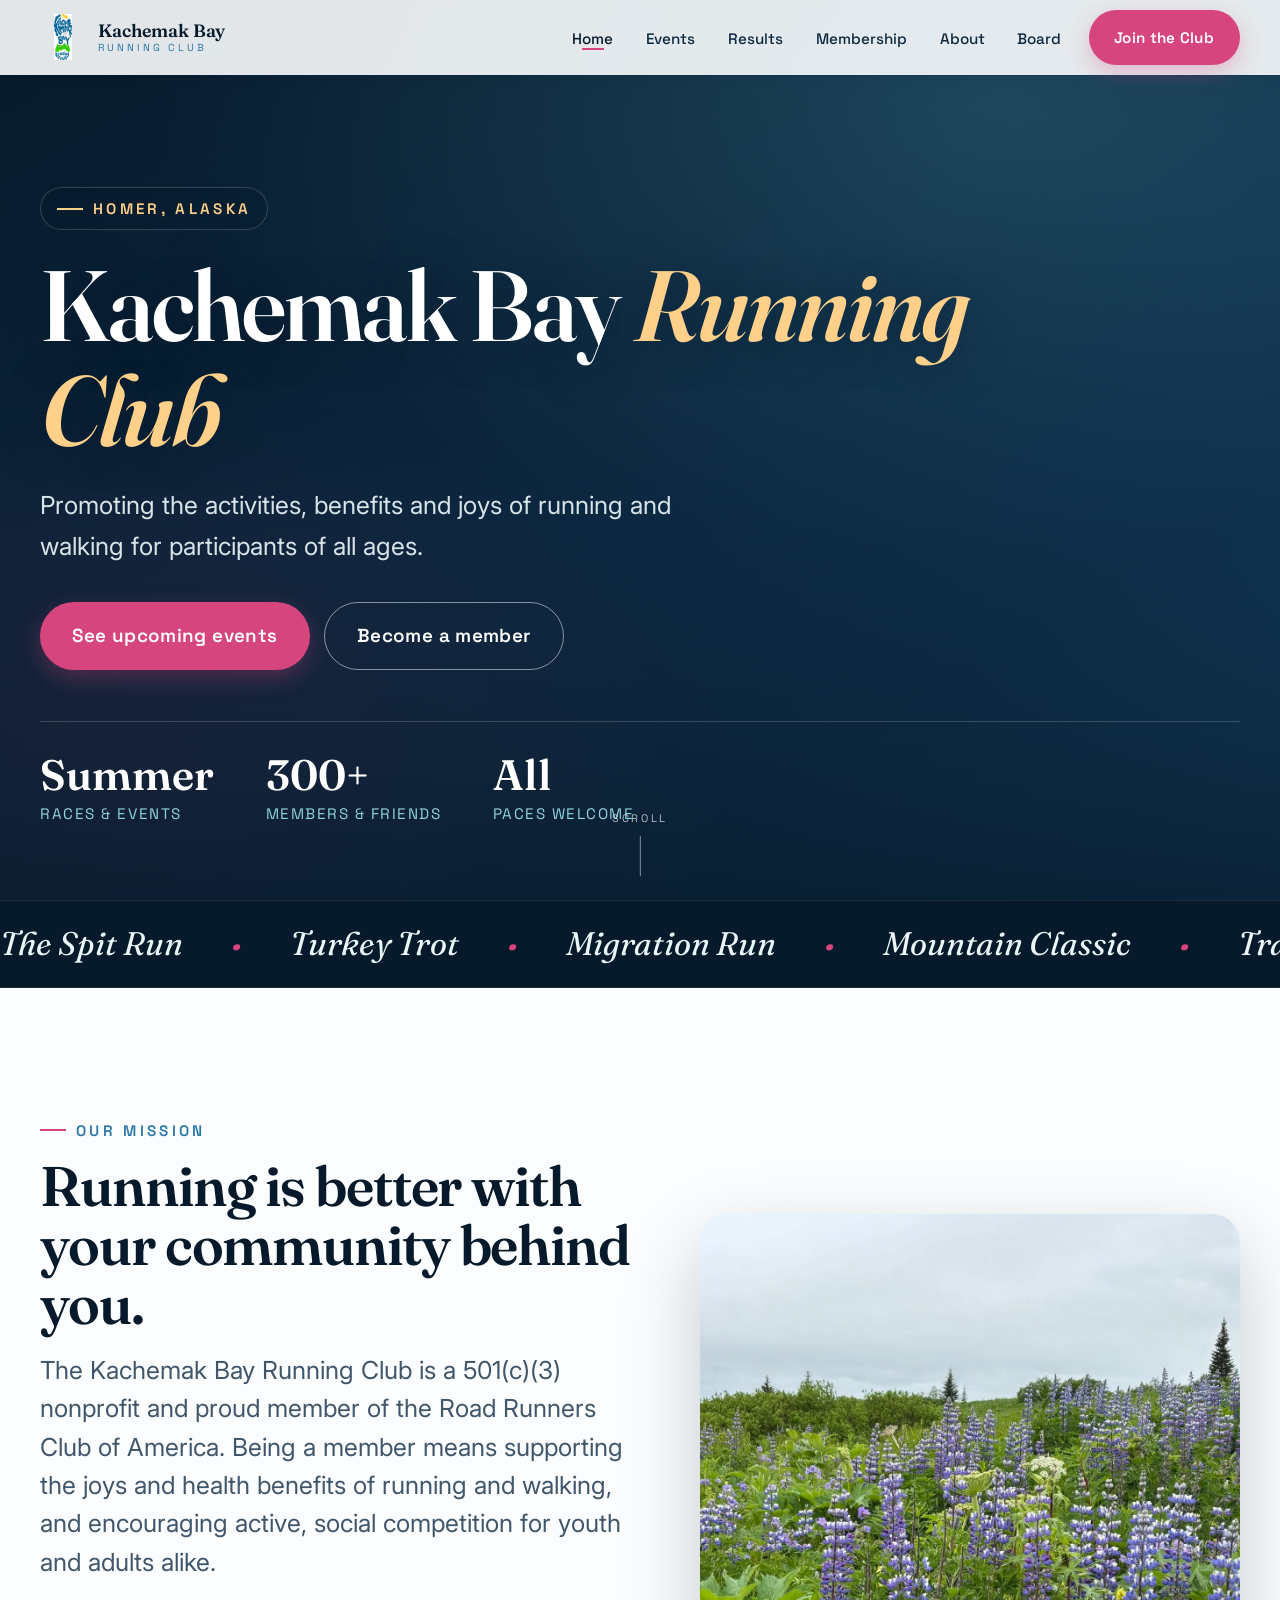
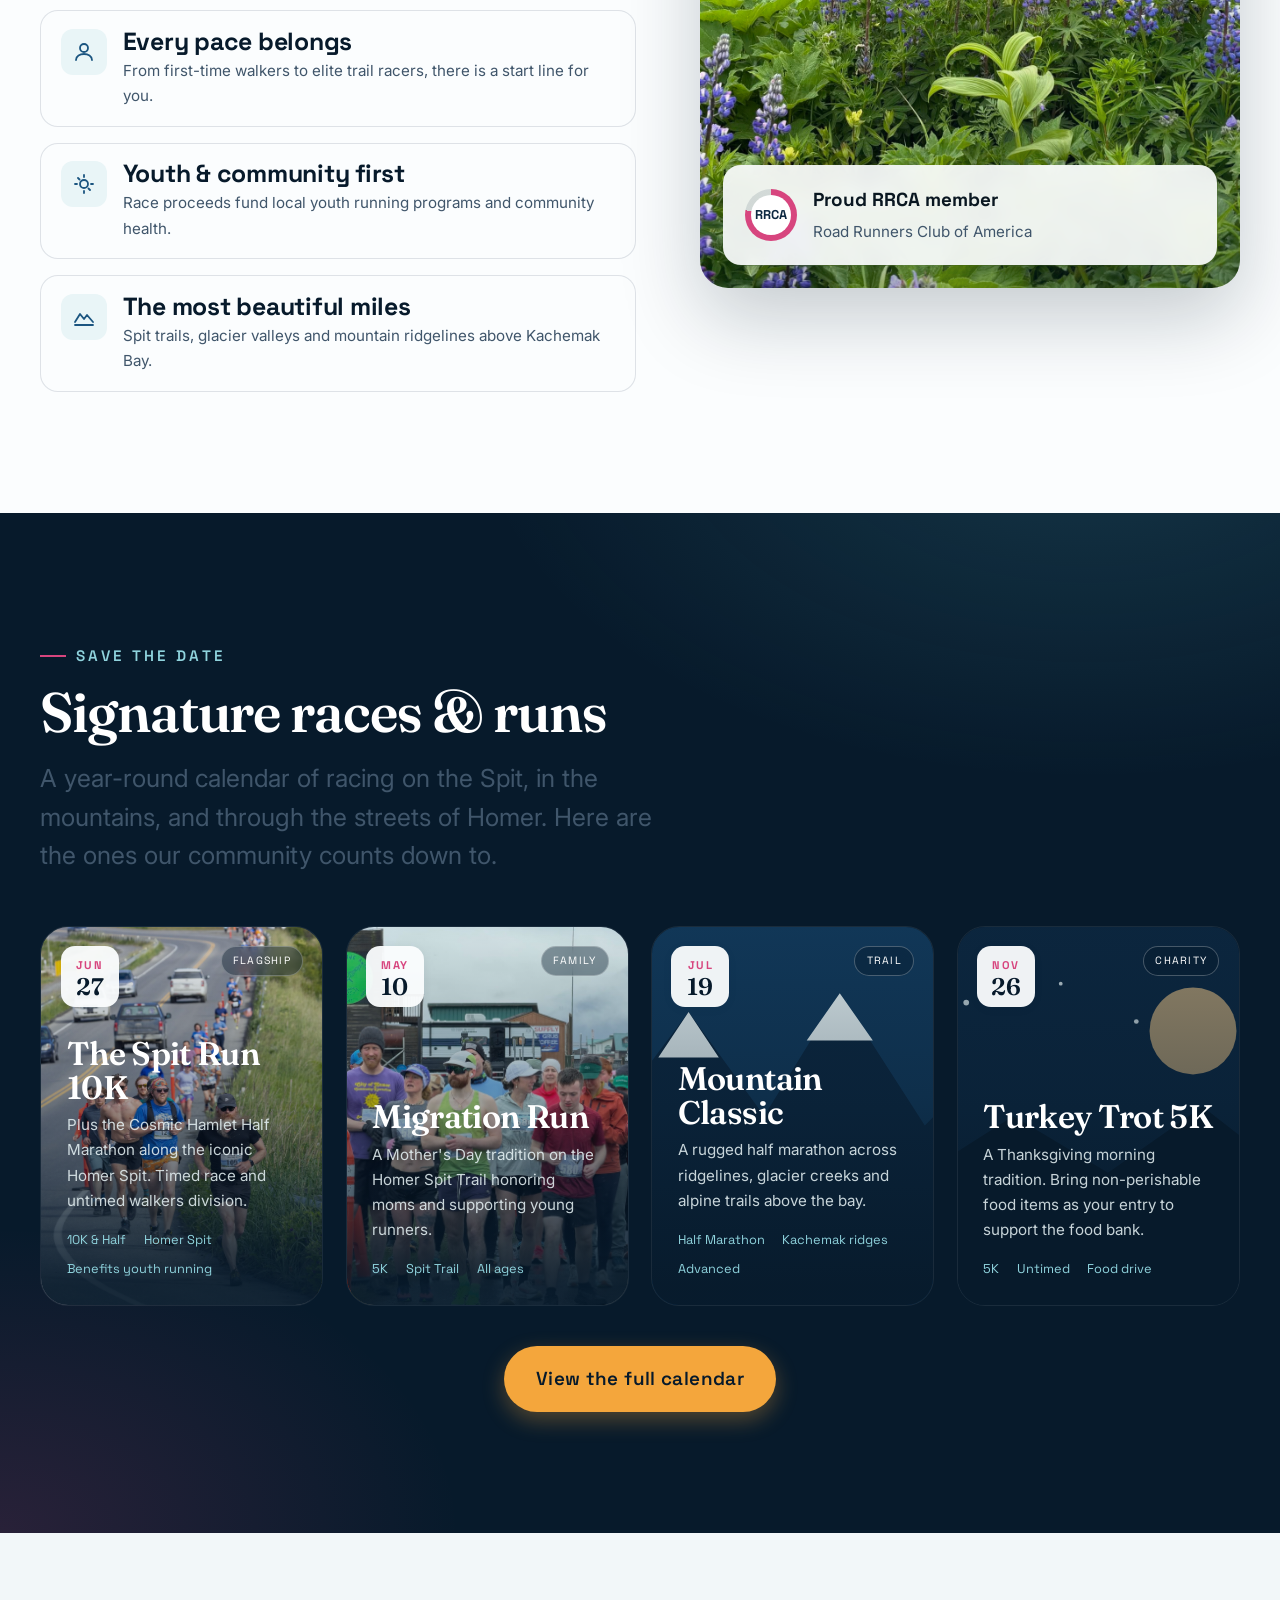
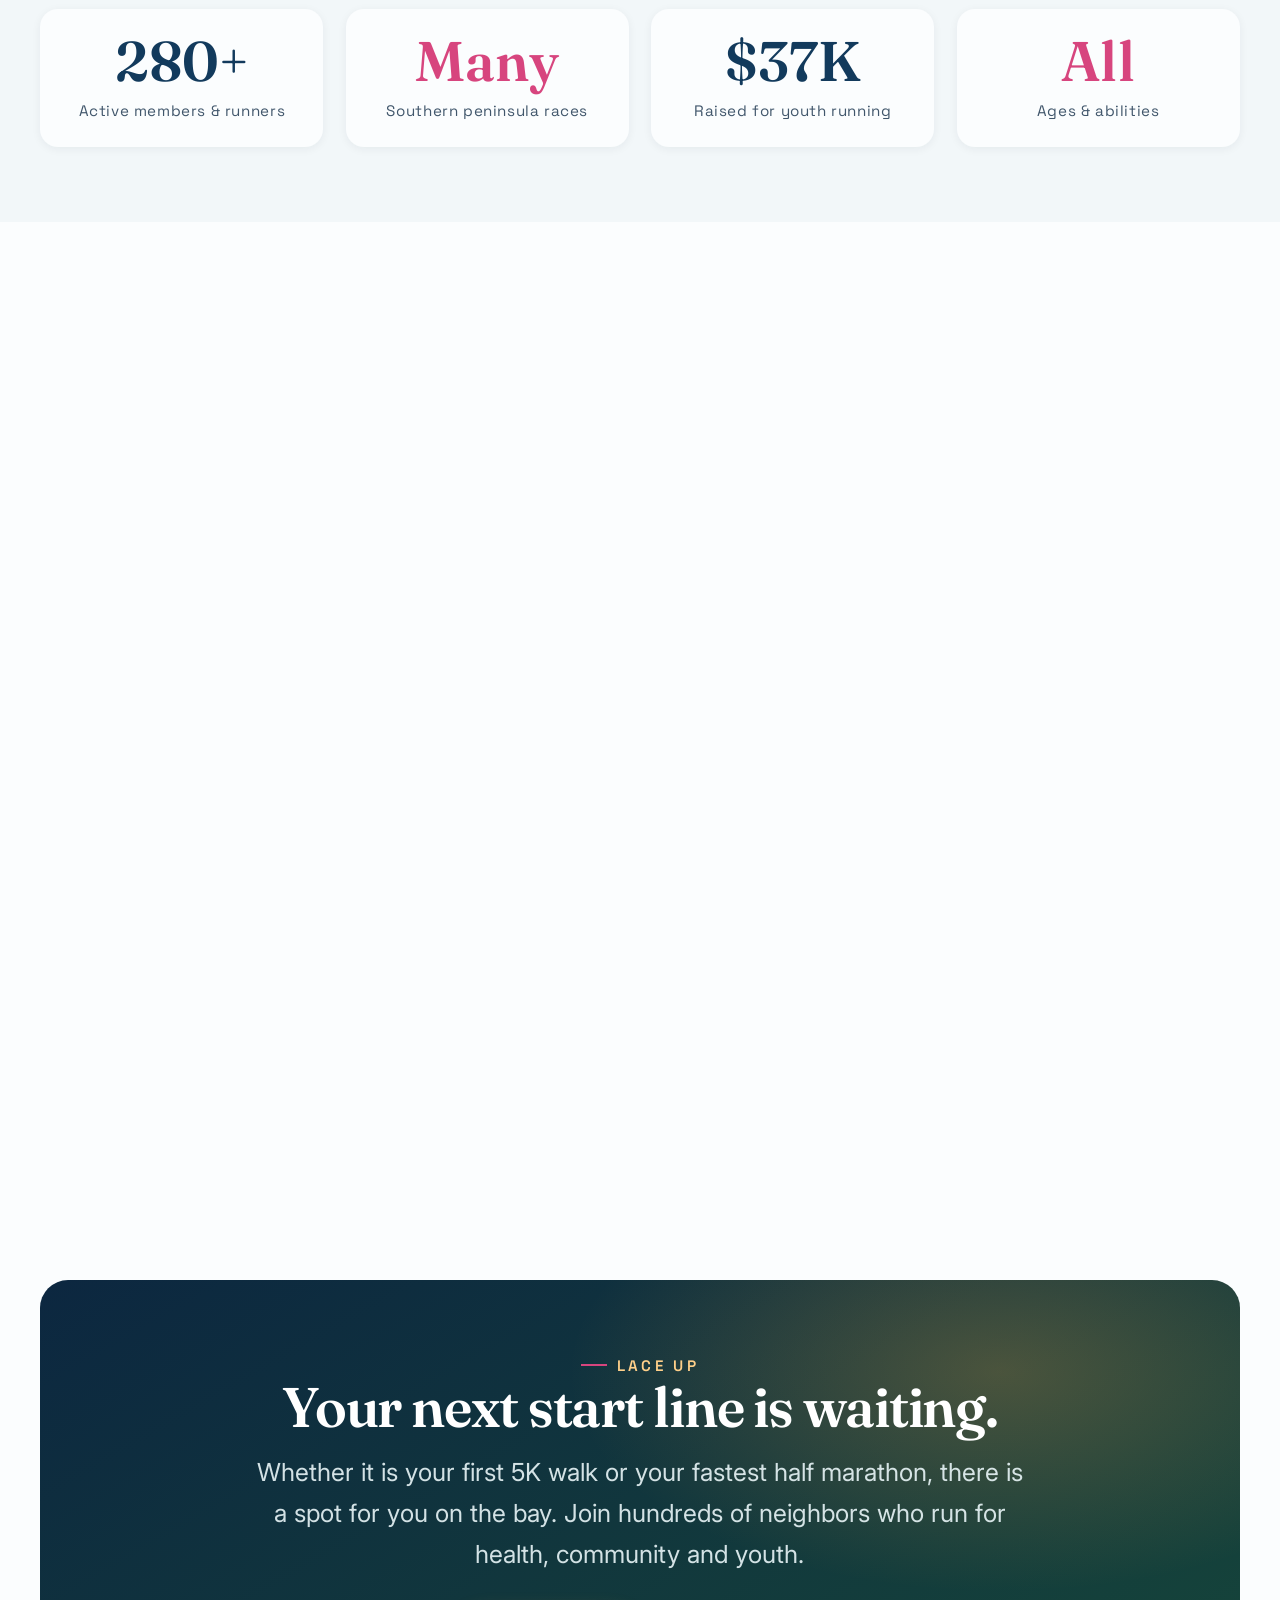
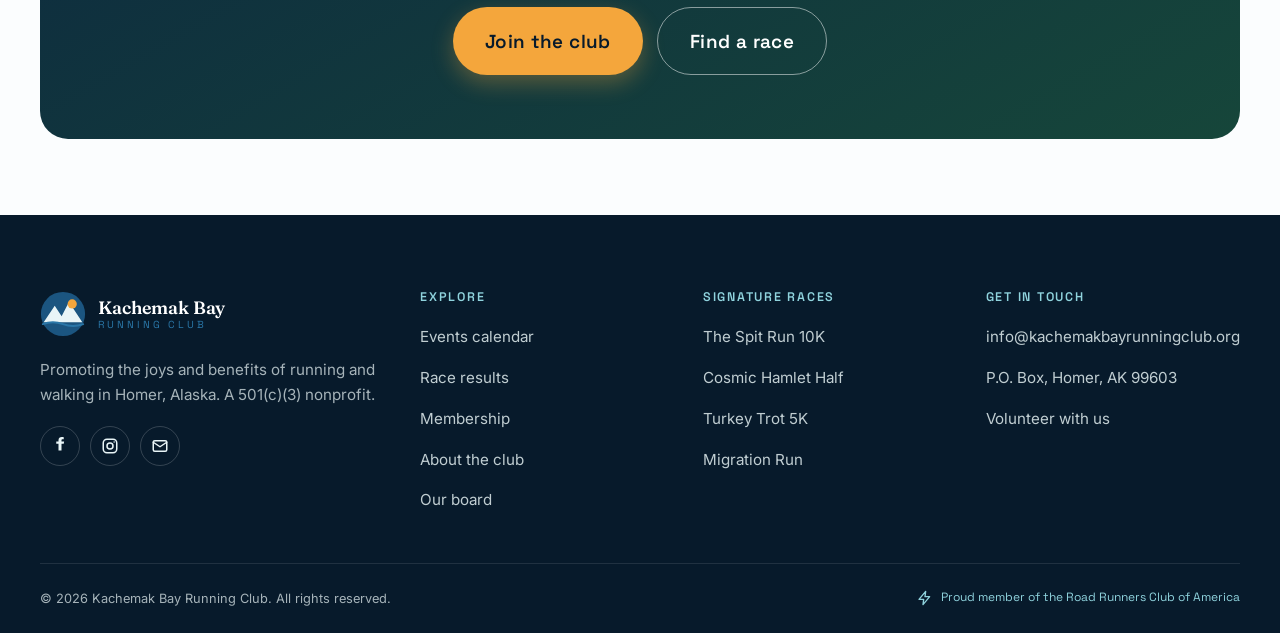
<file: index.html>
<!DOCTYPE html>
<html lang="en">
<head>
<meta charset="UTF-8">
<meta name="viewport" content="width=device-width, initial-scale=1">
<title>Kachemak Bay Running Club - Run wild in Homer, Alaska</title>
<meta name="description" content="The Kachemak Bay Running Club is a nonprofit in Homer, Alaska promoting the joy of running and walking for all ages. Join us for the Spit Run, Turkey Trot, Migration Run and more.">
<link rel="preconnect" href="https://fonts.googleapis.com">
<link rel="preconnect" href="https://fonts.gstatic.com" crossorigin>
<link href="https://fonts.googleapis.com/css2?family=Fraunces:ital,opsz,wght@0,9..144,400..700;1,9..144,400..600&family=Inter:wght@400;500;600&family=Space+Grotesk:wght@400;500;600;700&display=swap" rel="stylesheet">
<link rel="stylesheet" href="assets/css/styles.css">
<link rel="icon" type="image/svg+xml" href="assets/img/favicon.svg">
<link rel="apple-touch-icon" href="assets/img/logo.png">
</head>
<body>
<a class="skip-link" href="#main">Skip to content</a>

<!-- ============ HEADER ============ -->
<header class="site-header" id="siteHeader">
  <div class="container container--wide">
    <nav class="nav" aria-label="Primary">
      <a class="brand" href="index.html" aria-label="Kachemak Bay Running Club home">
        <img class="brand__logo" src="assets/img/logo.png" data-fallback="assets/img/logo.svg" alt="Kachemak Bay Running Club logo" width="46" height="46">
        <span class="brand__text">
          <span class="brand__name">Kachemak Bay</span>
          <span class="brand__tag">Running Club</span>
        </span>
      </a>
      <ul class="nav__links" id="navLinks">
        <li><a class="nav__link" href="index.html" aria-current="page">Home</a></li>
        <li><a class="nav__link" href="events.html">Events</a></li>
        <li><a class="nav__link" href="results.html">Results</a></li>
        <li><a class="nav__link" href="membership.html">Membership</a></li>
        <li><a class="nav__link" href="about.html">About</a></li><li><a class="nav__link" href="board.html">Board</a></li>
        <li class="nav__cta"><a class="btn btn--accent" href="membership.html">Join the Club</a></li>
      </ul>
      <button class="nav-toggle" aria-label="Open menu" aria-expanded="false" aria-controls="navLinks">
        <span></span><span></span><span></span>
      </button>
    </nav>
  </div>
</header>

<main id="main">

  <!-- ============ HERO ============ -->
  <section class="hero">
    <img class="hero__photo" src="assets/img/hero-bay.jpg" data-fallback="assets/img/hero-bay.svg" alt="" aria-hidden="true">
    <div class="hero__scene hero__scene--solid" aria-hidden="true"></div>
    <div class="hero__overlay" aria-hidden="true"></div>

    <div class="container hero__inner">
      <span class="eyebrow hero__eyebrow" data-reveal>Homer, Alaska</span>
      <h1 data-reveal data-delay="1">Kachemak Bay <em>Running Club</em></h1>
      <p class="hero__sub" data-reveal data-delay="2">Promoting the activities, benefits and joys of running and walking for participants of all ages.</p>
      <div class="hero__actions" data-reveal data-delay="3">
        <a class="btn btn--accent btn--lg" href="events.html">See upcoming events</a>
        <a class="btn btn--ghost btn--on-dark btn--lg" href="membership.html">Become a member</a>
      </div>
      <div class="hero__stats" data-reveal data-delay="4">
        <div class="hero__stat"><span class="num">Summer</span><span class="label">Races &amp; events</span></div>
        <div class="hero__stat"><span class="num" data-count="300" data-suffix="+">300+</span><span class="label">Members &amp; friends</span></div>
        <div class="hero__stat"><span class="num">All</span><span class="label">Paces welcome</span></div>
      </div>
    </div>

    <div class="scroll-cue" aria-hidden="true">
      <span>Scroll</span>
      <span class="line"></span>
    </div>
  </section>

  <!-- ============ MARQUEE ============ -->
  <div class="marquee" aria-hidden="true">
    <div class="marquee__track">
      <span>The Spit Run</span><span>Turkey Trot</span><span>Migration Run</span><span>Mountain Classic</span><span>Track Workouts</span><span>Cosmic Hamlet Half</span><span>Family Fun Runs</span>
      <span>The Spit Run</span><span>Turkey Trot</span><span>Migration Run</span><span>Mountain Classic</span><span>Track Workouts</span><span>Cosmic Hamlet Half</span><span>Family Fun Runs</span>
    </div>
  </div>

  <!-- ============ MISSION ============ -->
  <section class="section">
    <div class="container">
      <div class="split">
        <div>
          <span class="eyebrow" data-reveal>Our mission</span>
          <h2 class="section-head-inline" style="font-size:var(--step-4);margin-top:0.9rem" data-reveal data-delay="1">Running is better with your community behind you.</h2>
          <p class="lead" data-reveal data-delay="2" style="margin-top:1.1rem">The Kachemak Bay Running Club is a 501(c)(3) nonprofit and proud member of the Road Runners Club of America. Being a member means supporting the joys and health benefits of running and walking, and encouraging active, social competition for youth and adults alike.</p>
          <div class="value-list">
            <div class="value" data-reveal data-delay="1">
              <span class="value__icon" aria-hidden="true">
                <svg width="24" height="24" viewBox="0 0 24 24" fill="none" stroke="currentColor" stroke-width="1.8" stroke-linecap="round" stroke-linejoin="round"><circle cx="12" cy="8" r="4"/><path d="M4 20c0-4 4-6 8-6s8 2 8 6"/></svg>
              </span>
              <div><h3>Every pace belongs</h3><p>From first-time walkers to elite trail racers, there is a start line for you.</p></div>
            </div>
            <div class="value" data-reveal data-delay="2">
              <span class="value__icon" aria-hidden="true">
                <svg width="24" height="24" viewBox="0 0 24 24" fill="none" stroke="currentColor" stroke-width="1.8" stroke-linecap="round" stroke-linejoin="round"><path d="M12 3v2M12 19v2M3 12h2M19 12h2M6 6l1.5 1.5M18 18l-1.5-1.5"/><circle cx="12" cy="12" r="4"/></svg>
              </span>
              <div><h3>Youth &amp; community first</h3><p>Race proceeds fund local youth running programs and community health.</p></div>
            </div>
            <div class="value" data-reveal data-delay="3">
              <span class="value__icon" aria-hidden="true">
                <svg width="24" height="24" viewBox="0 0 24 24" fill="none" stroke="currentColor" stroke-width="1.8" stroke-linecap="round" stroke-linejoin="round"><path d="M3 17l5-8 4 5 3-4 6 7"/><path d="M3 20h18"/></svg>
              </span>
              <div><h3>The most beautiful miles</h3><p>Spit trails, glacier valleys and mountain ridgelines above Kachemak Bay.</p></div>
            </div>
          </div>
        </div>
        <div class="photo-frame" data-reveal data-delay="2">
          <img class="photo-fill" src="assets/img/lupine.jpg" data-fallback="assets/img/lupine.svg" alt="Lupine wildflowers along the trails above Kachemak Bay">
          <span class="photo-frame__glow" aria-hidden="true"></span>
          <div class="mission-badge">
            <span class="ring" aria-hidden="true"><span>RRCA</span></span>
            <div><strong style="font-family:var(--font-sans)">Proud RRCA member</strong><br><span style="font-size:var(--step--1);color:var(--slate)">Road Runners Club of America</span></div>
          </div>
        </div>
      </div>
    </div>
  </section>

  <!-- ============ FEATURED EVENTS ============ -->
  <section class="section events-section">
    <div class="container" style="position:relative">
      <div class="section-head" data-reveal>
        <span class="eyebrow">Save the date</span>
        <h2>Signature races &amp; runs</h2>
        <p class="lead">A year-round calendar of racing on the Spit, in the mountains, and through the streets of Homer. Here are the ones our community counts down to.</p>
      </div>
      <div class="events-grid">

        <article class="event-card" data-reveal data-delay="1">
          <span class="event-card__date" aria-hidden="true"><span class="m">Jun</span><span class="d">27</span></span>
          <span class="event-card__tag">Flagship</span>
          <div class="event-card__bg" aria-hidden="true">
            <img class="photo-fill" src="assets/img/spit-run-start.jpg" data-fallback="assets/img/spit-run-start.svg" alt="">
          </div>
          <h3>The Spit Run 10K</h3>
          <p>Plus the Cosmic Hamlet Half Marathon along the iconic Homer Spit. Timed race and untimed walkers division.</p>
          <div class="event-card__meta">
            <span aria-hidden="true">10K &amp; Half</span><span>Homer Spit</span><span>Benefits youth running</span>
          </div>
        </article>

        <article class="event-card" data-reveal data-delay="2">
          <span class="event-card__date" aria-hidden="true"><span class="m">May</span><span class="d">10</span></span>
          <span class="event-card__tag">Family</span>
          <div class="event-card__bg" aria-hidden="true">
            <img class="photo-fill" src="assets/img/youth-run.jpg" data-fallback="assets/img/youth-run.svg" alt="">
          </div>
          <h3>Migration Run</h3>
          <p>A Mother's Day tradition on the Homer Spit Trail honoring moms and supporting young runners.</p>
          <div class="event-card__meta"><span>5K</span><span>Spit Trail</span><span>All ages</span></div>
        </article>

        <article class="event-card" data-reveal data-delay="3">
          <span class="event-card__date" aria-hidden="true"><span class="m">Jul</span><span class="d">19</span></span>
          <span class="event-card__tag">Trail</span>
          <div class="event-card__bg" aria-hidden="true">
            <svg viewBox="0 0 400 400" preserveAspectRatio="xMidYMid slice"><rect width="400" height="400" fill="#123a5c"/><path d="M0 210 L90 90 L170 200 L250 70 L340 210 L400 150 L400 400 L0 400 Z" fill="#0c2740"/><path d="M250 70 L285 120 L215 120 Z M90 90 L122 138 L58 138 Z" fill="#e9f5f7"/></svg>
          </div>
          <h3>Mountain Classic</h3>
          <p>A rugged half marathon across ridgelines, glacier creeks and alpine trails above the bay.</p>
          <div class="event-card__meta"><span>Half Marathon</span><span>Kachemak ridges</span><span>Advanced</span></div>
        </article>

        <article class="event-card" data-reveal data-delay="4">
          <span class="event-card__date" aria-hidden="true"><span class="m">Nov</span><span class="d">26</span></span>
          <span class="event-card__tag">Charity</span>
          <div class="event-card__bg" aria-hidden="true">
            <svg viewBox="0 0 400 400" preserveAspectRatio="xMidYMid slice"><rect width="400" height="400" fill="#0c2740"/><circle cx="300" cy="110" r="46" fill="#ffd08a" opacity="0.6"/><path d="M0 270 L110 200 L210 260 L310 190 L400 260 L400 400 L0 400 Z" fill="#071a2b"/><g fill="#e9f5f7" opacity="0.8"><circle cx="60" cy="80" r="3"/><circle cx="160" cy="60" r="2"/><circle cx="240" cy="100" r="2.5"/><circle cx="360" cy="70" r="2"/></g></svg>
          </div>
          <h3>Turkey Trot 5K</h3>
          <p>A Thanksgiving morning tradition. Bring non-perishable food items as your entry to support the food bank.</p>
          <div class="event-card__meta"><span>5K</span><span>Untimed</span><span>Food drive</span></div>
        </article>

      </div>
      <div class="text-center mt-lg" data-reveal>
        <a class="btn btn--sun btn--lg" href="events.html">View the full calendar</a>
      </div>
    </div>
  </section>

  <!-- ============ STATS BAND ============ -->
  <section class="section section--tight stats-band">
    <div class="container">
      <div class="stats-grid">
        <div class="stat-block" data-reveal data-delay="1"><div class="num"><span data-count="300" data-suffix="">0</span>+</div><div class="label">Active members &amp; runners</div></div>
        <div class="stat-block" data-reveal data-delay="2"><div class="num"><em>Many</em></div><div class="label">Southern peninsula races</div></div>
        <div class="stat-block" data-reveal data-delay="3"><div class="num">$<span data-count="40" data-suffix="">0</span>K</div><div class="label">Raised for youth running</div></div>
        <div class="stat-block" data-reveal data-delay="4"><div class="num"><em>All</em></div><div class="label">Ages &amp; abilities</div></div>
      </div>
    </div>
  </section>

  <!-- ============ MEMBERSHIP TEASER ============ -->
  <section class="section">
    <div class="container">
      <div class="section-head center" data-reveal>
        <span class="eyebrow" style="justify-content:center">Join us</span>
        <h2>Membership that gives back</h2>
        <p class="lead">Members enjoy discounted race entry, club events and the good feeling of funding youth running across the southern Kenai Peninsula.</p>
      </div>
      <div class="tiers">
        <div class="tier" data-reveal data-delay="1">
          <h3>Individual</h3>
          <div class="price">$25<span>/ year</span></div>
          <ul>
            <li><svg width="18" height="18" viewBox="0 0 24 24" fill="none" stroke="currentColor" stroke-width="2.5" stroke-linecap="round" stroke-linejoin="round"><polyline points="20 6 9 17 4 12"/></svg> Discounted entry to all KBRC events</li>
            <li><svg width="18" height="18" viewBox="0 0 24 24" fill="none" stroke="currentColor" stroke-width="2.5" stroke-linecap="round" stroke-linejoin="round"><polyline points="20 6 9 17 4 12"/></svg> Member race discount code</li>
            <li><svg width="18" height="18" viewBox="0 0 24 24" fill="none" stroke="currentColor" stroke-width="2.5" stroke-linecap="round" stroke-linejoin="round"><polyline points="20 6 9 17 4 12"/></svg> Club news &amp; training runs</li>
          </ul>
          <a class="btn btn--ghost" href="membership.html">Choose Individual</a>
        </div>
        <div class="tier tier--featured" data-reveal data-delay="2">
          <span class="tier__flag">Popular</span>
          <h3>Family</h3>
          <div class="price">$50<span>/ year</span></div>
          <ul>
            <li><svg width="18" height="18" viewBox="0 0 24 24" fill="none" stroke="currentColor" stroke-width="2.5" stroke-linecap="round" stroke-linejoin="round"><polyline points="20 6 9 17 4 12"/></svg> Everything in Individual</li>
            <li><svg width="18" height="18" viewBox="0 0 24 24" fill="none" stroke="currentColor" stroke-width="2.5" stroke-linecap="round" stroke-linejoin="round"><polyline points="20 6 9 17 4 12"/></svg> Covers your whole household</li>
            <li><svg width="18" height="18" viewBox="0 0 24 24" fill="none" stroke="currentColor" stroke-width="2.5" stroke-linecap="round" stroke-linejoin="round"><polyline points="20 6 9 17 4 12"/></svg> Kids' fun run priority</li>
          </ul>
          <a class="btn btn--sun" href="membership.html">Choose Family</a>
        </div>
        <div class="tier" data-reveal data-delay="3">
          <h3>Sponsor</h3>
          <div class="price">$250<span>/ year</span></div>
          <ul>
            <li><svg width="18" height="18" viewBox="0 0 24 24" fill="none" stroke="currentColor" stroke-width="2.5" stroke-linecap="round" stroke-linejoin="round"><polyline points="20 6 9 17 4 12"/></svg> Business race discounts</li>
            <li><svg width="18" height="18" viewBox="0 0 24 24" fill="none" stroke="currentColor" stroke-width="2.5" stroke-linecap="round" stroke-linejoin="round"><polyline points="20 6 9 17 4 12"/></svg> Advertising on the KBRC website</li>
            <li><svg width="18" height="18" viewBox="0 0 24 24" fill="none" stroke="currentColor" stroke-width="2.5" stroke-linecap="round" stroke-linejoin="round"><polyline points="20 6 9 17 4 12"/></svg> Logo on event flyers</li>
          </ul>
          <a class="btn btn--ghost" href="membership.html">Become a Sponsor</a>
        </div>
      </div>
    </div>
  </section>

  <!-- ============ CTA ============ -->
  <section class="section section--tight">
    <div class="container">
      <div class="cta-band" data-reveal>
        <span class="eyebrow" style="justify-content:center;color:var(--sun-300)">Lace up</span>
        <h2>Your next start line is waiting.</h2>
        <p>Whether it is your first 5K walk or your fastest half marathon, there is a spot for you on the bay. Join hundreds of neighbors who run for health, community and youth.</p>
        <div class="cta-actions">
          <a class="btn btn--sun btn--lg" href="membership.html">Join the club</a>
          <a class="btn btn--ghost btn--on-dark btn--lg" href="events.html">Find a race</a>
        </div>
      </div>
    </div>
  </section>

</main>

<!-- ============ FOOTER ============ -->
<footer class="site-footer">
  <div class="container">
    <div class="footer-grid">
      <div class="footer-brand">
        <a class="brand" href="index.html" aria-label="Kachemak Bay Running Club home">
          <svg class="brand__mark" viewBox="0 0 100 100" aria-hidden="true">
            <circle cx="50" cy="50" r="48" fill="#1b5580"/>
            <path d="M8 68 L32 32 L47 55 L63 24 L92 68 Z" fill="#e9f5f7"/>
            <circle cx="70" cy="28" r="10" fill="#f4a63c"/>
            <path d="M6 72 q22 -8 44 0 t44 0" fill="none" stroke="#2a77a8" stroke-width="4" stroke-linecap="round"/>
          </svg>
          <span class="brand__text"><span class="brand__name">Kachemak Bay</span><span class="brand__tag">Running Club</span></span>
        </a>
        <p style="margin-top:1.2rem;max-width:34ch">Promoting the joys and benefits of running and walking in Homer, Alaska. A 501(c)(3) nonprofit.</p>
        <div class="socials">
          <a href="#" aria-label="Facebook"><svg width="18" height="18" viewBox="0 0 24 24" fill="currentColor"><path d="M14 9h3l.5-3H14V4.5c0-.8.3-1.5 1.5-1.5H17V.2C16.6.1 15.5 0 14.3 0 11.8 0 10 1.5 10 4.2V6H7v3h3v9h4z"/></svg></a>
          <a href="#" aria-label="Instagram"><svg width="18" height="18" viewBox="0 0 24 24" fill="none" stroke="currentColor" stroke-width="2"><rect x="3" y="3" width="18" height="18" rx="5"/><circle cx="12" cy="12" r="4"/><circle cx="17.5" cy="6.5" r="1" fill="currentColor" stroke="none"/></svg></a>
          <a href="#" aria-label="Email"><svg width="18" height="18" viewBox="0 0 24 24" fill="none" stroke="currentColor" stroke-width="2" stroke-linecap="round" stroke-linejoin="round"><rect x="3" y="5" width="18" height="14" rx="2"/><path d="m3 7 9 6 9-6"/></svg></a>
        </div>
      </div>
      <div class="footer-col">
        <h4>Explore</h4>
        <ul>
          <li><a href="events.html">Events calendar</a></li>
          <li><a href="results.html">Race results</a></li>
          <li><a href="membership.html">Membership</a></li>
          <li><a href="about.html">About the club</a></li>
          <li><a href="board.html">Our board</a></li>
        </ul>
      </div>
      <div class="footer-col">
        <h4>Signature races</h4>
        <ul>
          <li><a href="events.html">The Spit Run 10K</a></li>
          <li><a href="events.html">Cosmic Hamlet Half</a></li>
          <li><a href="events.html">Turkey Trot 5K</a></li>
          <li><a href="events.html">Migration Run</a></li>
        </ul>
      </div>
      <div class="footer-col">
        <h4>Get in touch</h4>
        <ul>
          <li><a href="mailto:info@kachemakbayrunningclub.org">info@kachemakbayrunningclub.org</a></li>
          <li><a href="#">P.O. Box, Homer, AK 99603</a></li>
          <li><a href="membership.html">Volunteer with us</a></li>
        </ul>
      </div>
    </div>
    <div class="footer-bottom">
      <p>&copy; <span data-year>2026</span> Kachemak Bay Running Club. All rights reserved.</p>
      <span class="rrca">
        <svg width="16" height="16" viewBox="0 0 24 24" fill="none" stroke="currentColor" stroke-width="2" stroke-linecap="round" stroke-linejoin="round"><path d="M13 2 3 14h7l-1 8 10-12h-7z"/></svg>
        Proud member of the Road Runners Club of America
      </span>
    </div>
  </div>
</footer>

<script src="assets/js/main.js"></script>
</body>
</html>
</file>
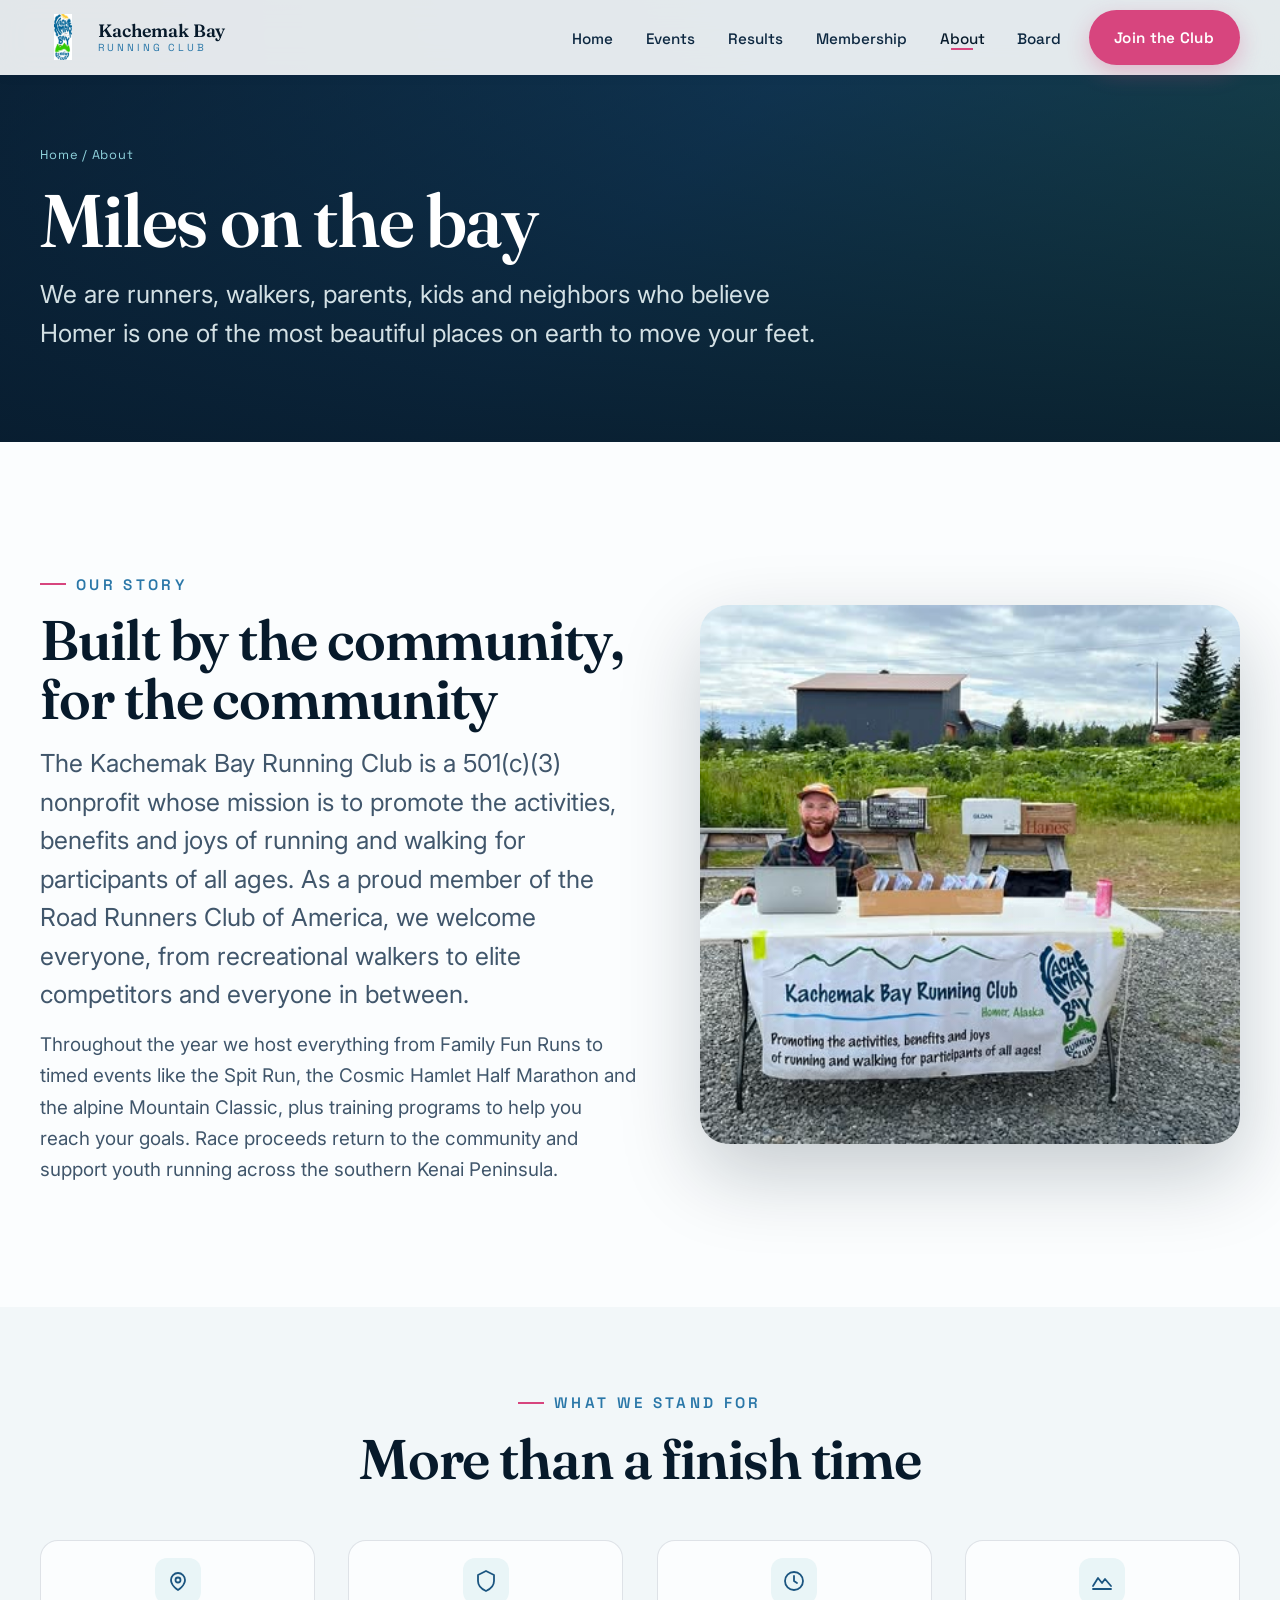
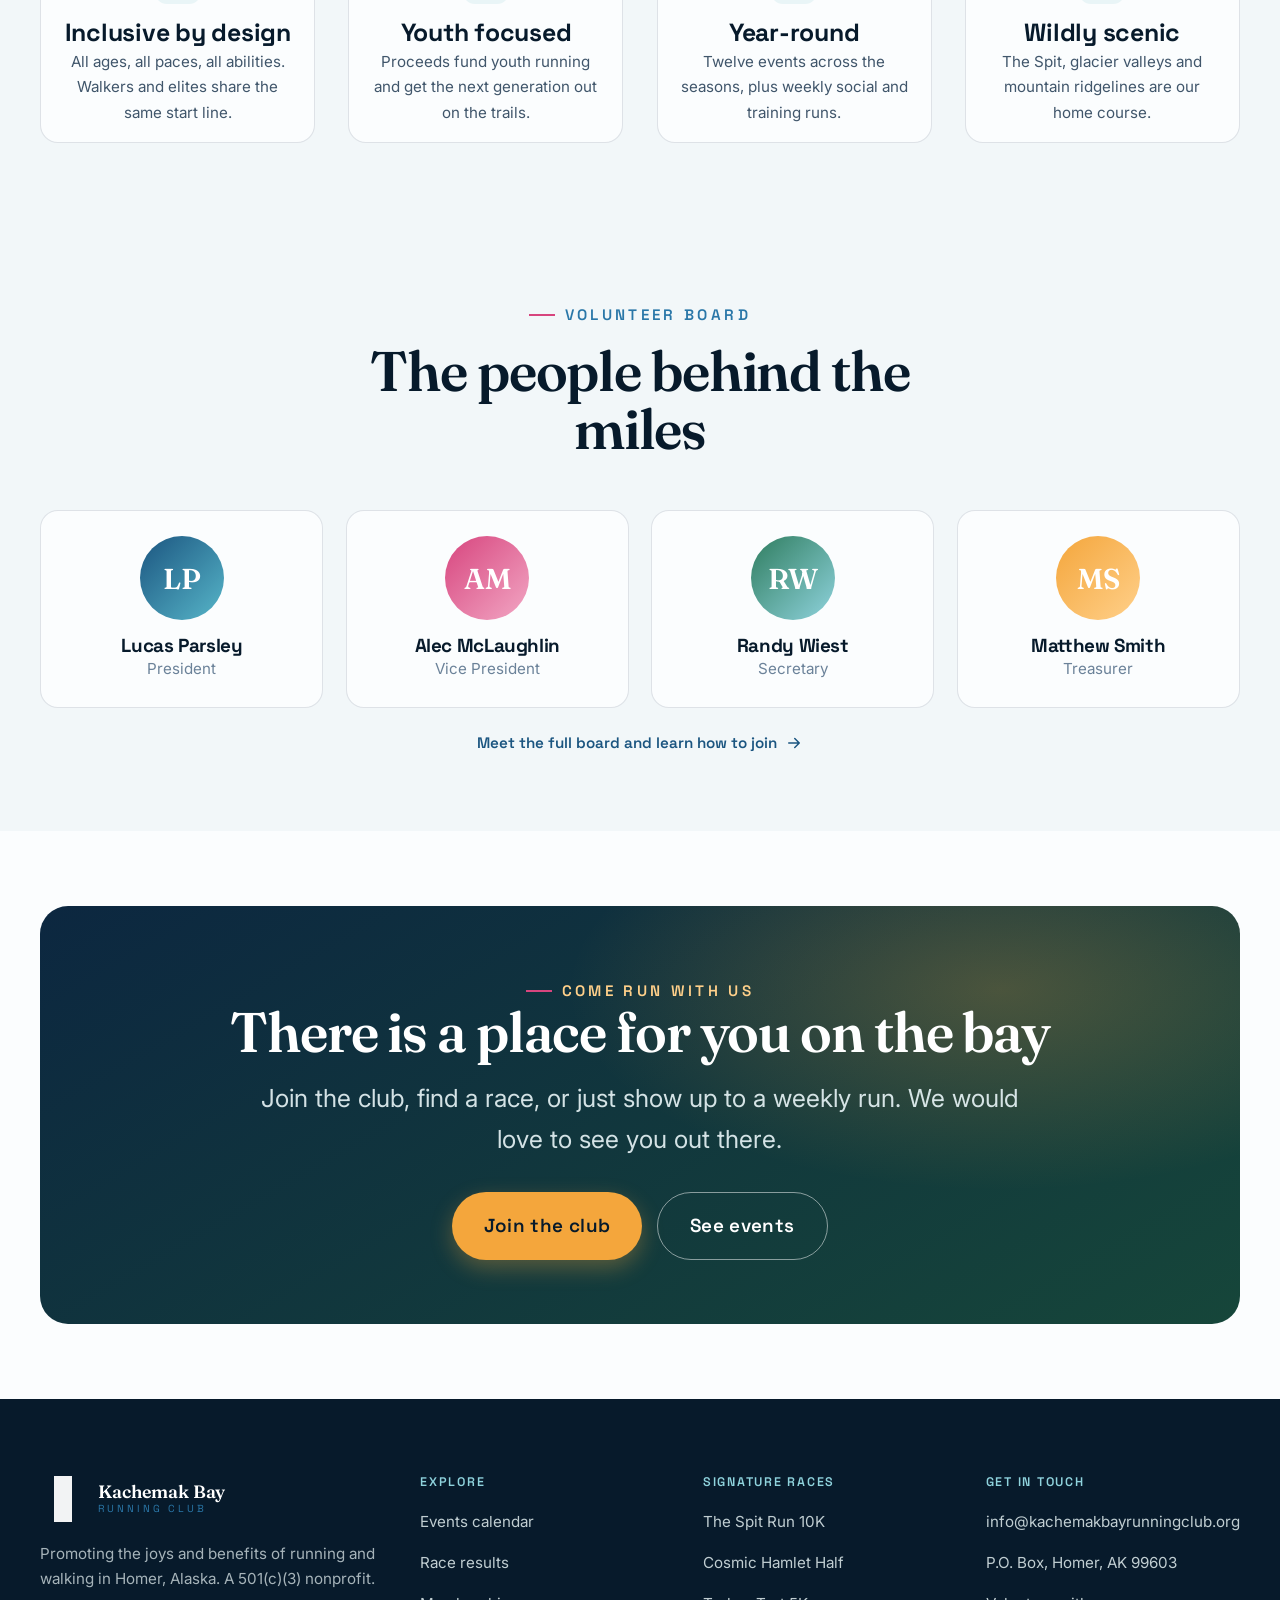
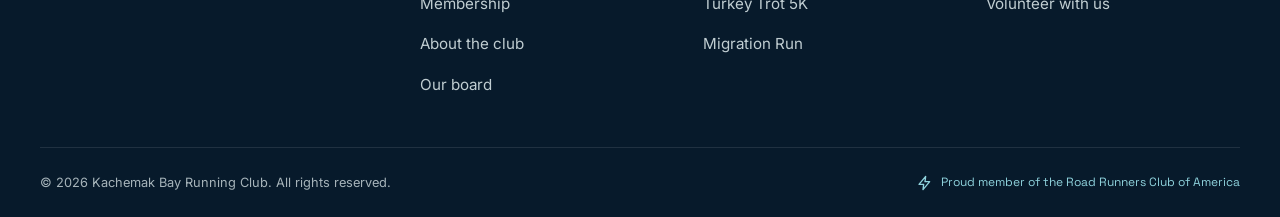
<file: about.html>
<!DOCTYPE html>
<html lang="en">
<head>
<meta charset="UTF-8">
<meta name="viewport" content="width=device-width, initial-scale=1">
<title>About - Kachemak Bay Running Club</title>
<meta name="description" content="The Kachemak Bay Running Club is a 501(c)(3) nonprofit in Homer, Alaska and a member of the Road Runners Club of America, promoting running and walking for all ages.">
<link rel="preconnect" href="https://fonts.googleapis.com">
<link rel="preconnect" href="https://fonts.gstatic.com" crossorigin>
<link href="https://fonts.googleapis.com/css2?family=Fraunces:ital,opsz,wght@0,9..144,400..700;1,9..144,400..600&family=Inter:wght@400;500;600&family=Space+Grotesk:wght@400;500;600;700&display=swap" rel="stylesheet">
<link rel="stylesheet" href="assets/css/styles.css">
<link rel="icon" type="image/svg+xml" href="assets/img/favicon.svg">
<link rel="apple-touch-icon" href="assets/img/logo.png">
</head>
<body>
<a class="skip-link" href="#main">Skip to content</a>

<header class="site-header is-scrolled" id="siteHeader">
  <div class="container container--wide">
    <nav class="nav" aria-label="Primary">
      <a class="brand" href="index.html" aria-label="Kachemak Bay Running Club home"><img class="brand__logo" src="assets/img/logo.png" data-fallback="assets/img/logo.svg" alt="Kachemak Bay Running Club logo" width="46" height="46"><span class="brand__text"><span class="brand__name">Kachemak Bay</span><span class="brand__tag">Running Club</span></span></a>
      <ul class="nav__links" id="navLinks">
        <li><a class="nav__link" href="index.html">Home</a></li>
        <li><a class="nav__link" href="events.html">Events</a></li>
        <li><a class="nav__link" href="results.html">Results</a></li>
        <li><a class="nav__link" href="membership.html">Membership</a></li>
        <li><a class="nav__link" href="about.html" aria-current="page">About</a></li><li><a class="nav__link" href="board.html">Board</a></li>
        <li class="nav__cta"><a class="btn btn--accent" href="membership.html">Join the Club</a></li>
      </ul>
      <button class="nav-toggle" aria-label="Open menu" aria-expanded="false" aria-controls="navLinks"><span></span><span></span><span></span></button>
    </nav>
  </div>
</header>

<main id="main">

  <section class="page-hero">
    <img class="page-hero__photo" src="assets/img/lupine.jpg" data-fallback="assets/img/lupine.svg" alt="" aria-hidden="true">
    <div class="page-hero__bg" aria-hidden="true" style="background:linear-gradient(135deg,#0c2740 0%,#1b5580 50%,#2f7d5f 110%)"></div>
    <div class="container">
      <p class="breadcrumb"><a href="index.html">Home</a> / About</p>
      <h1>Miles on the bay</h1>
      <p class="lead">We are runners, walkers, parents, kids and neighbors who believe Homer is one of the most beautiful places on earth to move your feet.</p>
    </div>
  </section>

  <!-- Story -->
  <section class="section">
    <div class="container">
      <div class="split">
        <div data-reveal>
          <span class="eyebrow">Our story</span>
          <h2 style="font-size:var(--step-4);margin-top:0.9rem">Built by the community, for the community</h2>
          <p class="lead" style="margin-top:1rem">The Kachemak Bay Running Club is a 501(c)(3) nonprofit whose mission is to promote the activities, benefits and joys of running and walking for participants of all ages. As a proud member of the Road Runners Club of America, we welcome everyone, from recreational walkers to elite competitors and everyone in between.</p>
          <p style="margin-top:1rem;color:var(--slate)">Throughout the year we host everything from Family Fun Runs to timed events like the Spit Run, the Cosmic Hamlet Half Marathon and the alpine Mountain Classic, plus training programs to help you reach your goals. Race proceeds return to the community and support youth running across the southern Kenai Peninsula.</p>
        </div>
        <div class="photo-frame" data-reveal data-delay="1" style="aspect-ratio:1/1">
          <img class="photo-fill" src="assets/img/club-table.jpg" data-fallback="assets/img/club-table.svg" alt="A Kachemak Bay Running Club volunteer at the event table with the club banner">
          <span class="photo-frame__glow" aria-hidden="true"></span>
        </div>
      </div>
    </div>
  </section>

  <!-- Values / What we do -->
  <section class="section section--tight" style="background:var(--paper-2)">
    <div class="container">
      <div class="section-head center" data-reveal><span class="eyebrow" style="justify-content:center">What we stand for</span><h2>More than a finish time</h2></div>
      <div class="grid" style="grid-template-columns:repeat(auto-fit,minmax(230px,1fr))">
        <div class="value" data-reveal data-delay="1" style="flex-direction:column;text-align:center;align-items:center"><span class="value__icon" aria-hidden="true"><svg width="24" height="24" viewBox="0 0 24 24" fill="none" stroke="currentColor" stroke-width="1.8" stroke-linecap="round" stroke-linejoin="round"><path d="M12 21s-7-4.5-7-10a7 7 0 0 1 14 0c0 5.5-7 10-7 10z"/><circle cx="12" cy="11" r="2.5"/></svg></span><div><h3>Inclusive by design</h3><p>All ages, all paces, all abilities. Walkers and elites share the same start line.</p></div></div>
        <div class="value" data-reveal data-delay="2" style="flex-direction:column;text-align:center;align-items:center"><span class="value__icon" aria-hidden="true"><svg width="24" height="24" viewBox="0 0 24 24" fill="none" stroke="currentColor" stroke-width="1.8" stroke-linecap="round" stroke-linejoin="round"><path d="M12 2 4 6v6c0 5 3.5 8 8 10 4.5-2 8-5 8-10V6z"/></svg></span><div><h3>Youth focused</h3><p>Proceeds fund youth running and get the next generation out on the trails.</p></div></div>
        <div class="value" data-reveal data-delay="3" style="flex-direction:column;text-align:center;align-items:center"><span class="value__icon" aria-hidden="true"><svg width="24" height="24" viewBox="0 0 24 24" fill="none" stroke="currentColor" stroke-width="1.8" stroke-linecap="round" stroke-linejoin="round"><circle cx="12" cy="12" r="9"/><path d="M12 7v5l3 2"/></svg></span><div><h3>Year-round</h3><p>Twelve events across the seasons, plus weekly social and training runs.</p></div></div>
        <div class="value" data-reveal data-delay="4" style="flex-direction:column;text-align:center;align-items:center"><span class="value__icon" aria-hidden="true"><svg width="24" height="24" viewBox="0 0 24 24" fill="none" stroke="currentColor" stroke-width="1.8" stroke-linecap="round" stroke-linejoin="round"><path d="M3 17l5-8 4 5 3-4 6 7"/><path d="M3 20h18"/></svg></span><div><h3>Wildly scenic</h3><p>The Spit, glacier valleys and mountain ridgelines are our home course.</p></div></div>
      </div>
    </div>
  </section>

  <!-- Board -->
  <section class="section section--tight" style="background:var(--paper-2)">
    <div class="container">
      <div class="section-head center" data-reveal><span class="eyebrow" style="justify-content:center">Volunteer board</span><h2>The people behind the miles</h2></div>
      <div class="board-grid">
        <div class="board-card" data-reveal data-delay="1"><div class="avatar" style="background:linear-gradient(135deg,#1b5580,#57b6c9)">LP</div><h3>Lucas Parsley</h3><p>President</p></div>
        <div class="board-card" data-reveal data-delay="2"><div class="avatar" style="background:linear-gradient(135deg,#d7457e,#f2a7c4)">AM</div><h3>Alec McLaughlin</h3><p>Vice President</p></div>
        <div class="board-card" data-reveal data-delay="3"><div class="avatar" style="background:linear-gradient(135deg,#2f7d5f,#8fd3dd)">RW</div><h3>Randy Wiest</h3><p>Secretary</p></div>
        <div class="board-card" data-reveal data-delay="4"><div class="avatar" style="background:linear-gradient(135deg,#f4a63c,#ffd08a)">MS</div><h3>Matthew Smith</h3><p>Treasurer</p></div>
      </div>
      <p style="text-align:center;color:var(--slate);font-size:var(--step--1);margin-top:1.4rem"><a class="arrow-link" href="board.html">Meet the full board and learn how to join <svg width="18" height="18" viewBox="0 0 24 24" fill="none" stroke="currentColor" stroke-width="2" stroke-linecap="round" stroke-linejoin="round"><path d="M5 12h14M13 6l6 6-6 6"/></svg></a></p>
    </div>
  </section>

  <section class="section section--tight">
    <div class="container">
      <div class="cta-band" data-reveal>
        <span class="eyebrow" style="justify-content:center;color:var(--sun-300)">Come run with us</span>
        <h2>There is a place for you on the bay</h2>
        <p>Join the club, find a race, or just show up to a weekly run. We would love to see you out there.</p>
        <div class="cta-actions"><a class="btn btn--sun btn--lg" href="membership.html">Join the club</a><a class="btn btn--ghost btn--on-dark btn--lg" href="events.html">See events</a></div>
      </div>
    </div>
  </section>

</main>

<footer class="site-footer">
  <div class="container">
    <div class="footer-grid">
      <div class="footer-brand">
        <a class="brand" href="index.html" aria-label="Kachemak Bay Running Club home"><img class="brand__logo" src="assets/img/logo.png" data-fallback="assets/img/logo.svg" alt="Kachemak Bay Running Club logo" width="46" height="46"><span class="brand__text"><span class="brand__name">Kachemak Bay</span><span class="brand__tag">Running Club</span></span></a>
        <p style="margin-top:1.2rem;max-width:34ch">Promoting the joys and benefits of running and walking in Homer, Alaska. A 501(c)(3) nonprofit.</p>
      </div>
      <div class="footer-col"><h4>Explore</h4><ul><li><a href="events.html">Events calendar</a></li><li><a href="results.html">Race results</a></li><li><a href="membership.html">Membership</a></li><li><a href="about.html">About the club</a></li><li><a href="board.html">Our board</a></li></ul></div>
      <div class="footer-col"><h4>Signature races</h4><ul><li><a href="events.html">The Spit Run 10K</a></li><li><a href="events.html">Cosmic Hamlet Half</a></li><li><a href="events.html">Turkey Trot 5K</a></li><li><a href="events.html">Migration Run</a></li></ul></div>
      <div class="footer-col"><h4>Get in touch</h4><ul><li><a href="mailto:info@kachemakbayrunningclub.org">info@kachemakbayrunningclub.org</a></li><li><a href="#">P.O. Box, Homer, AK 99603</a></li><li><a href="membership.html">Volunteer with us</a></li></ul></div>
    </div>
    <div class="footer-bottom">
      <p>&copy; <span data-year>2026</span> Kachemak Bay Running Club. All rights reserved.</p>
      <span class="rrca"><svg width="16" height="16" viewBox="0 0 24 24" fill="none" stroke="currentColor" stroke-width="2" stroke-linecap="round" stroke-linejoin="round"><path d="M13 2 3 14h7l-1 8 10-12h-7z"/></svg> Proud member of the Road Runners Club of America</span>
    </div>
  </div>
</footer>

<script src="assets/js/main.js"></script>
</body>
</html>
</file>
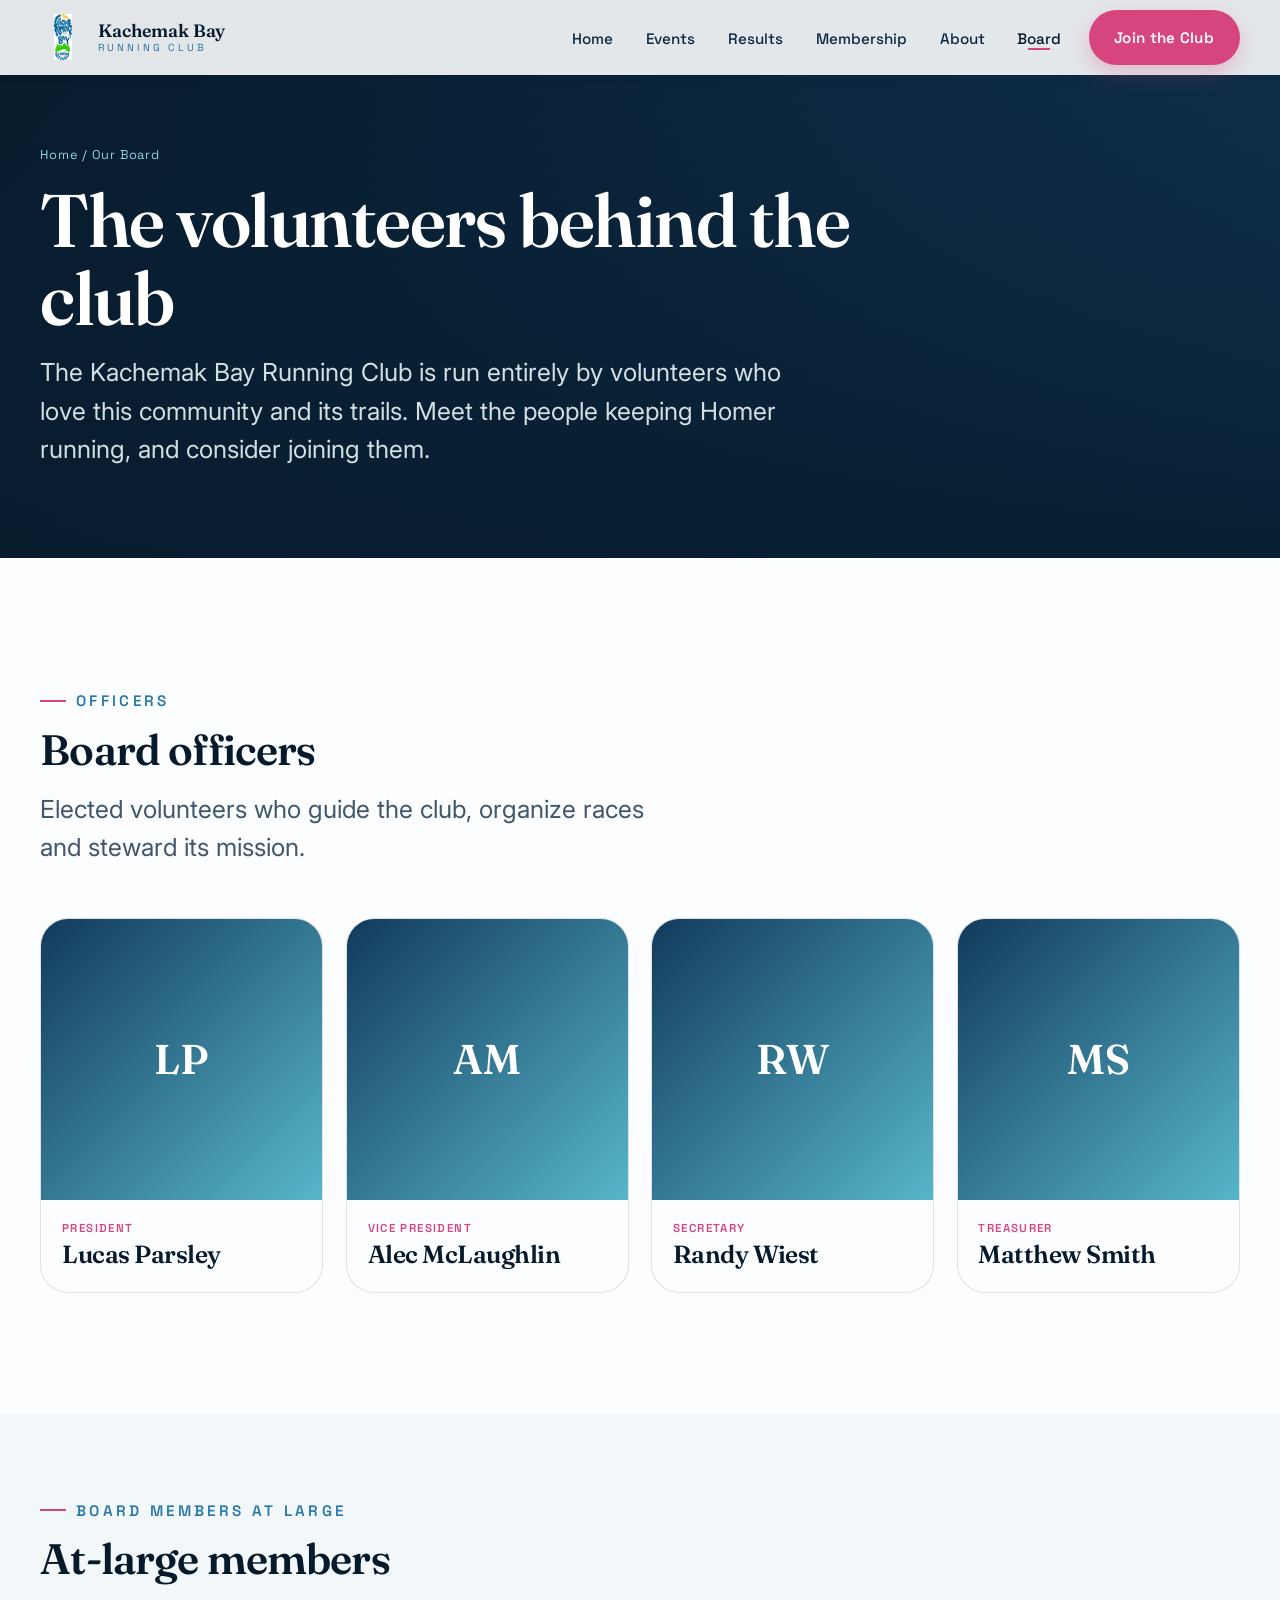
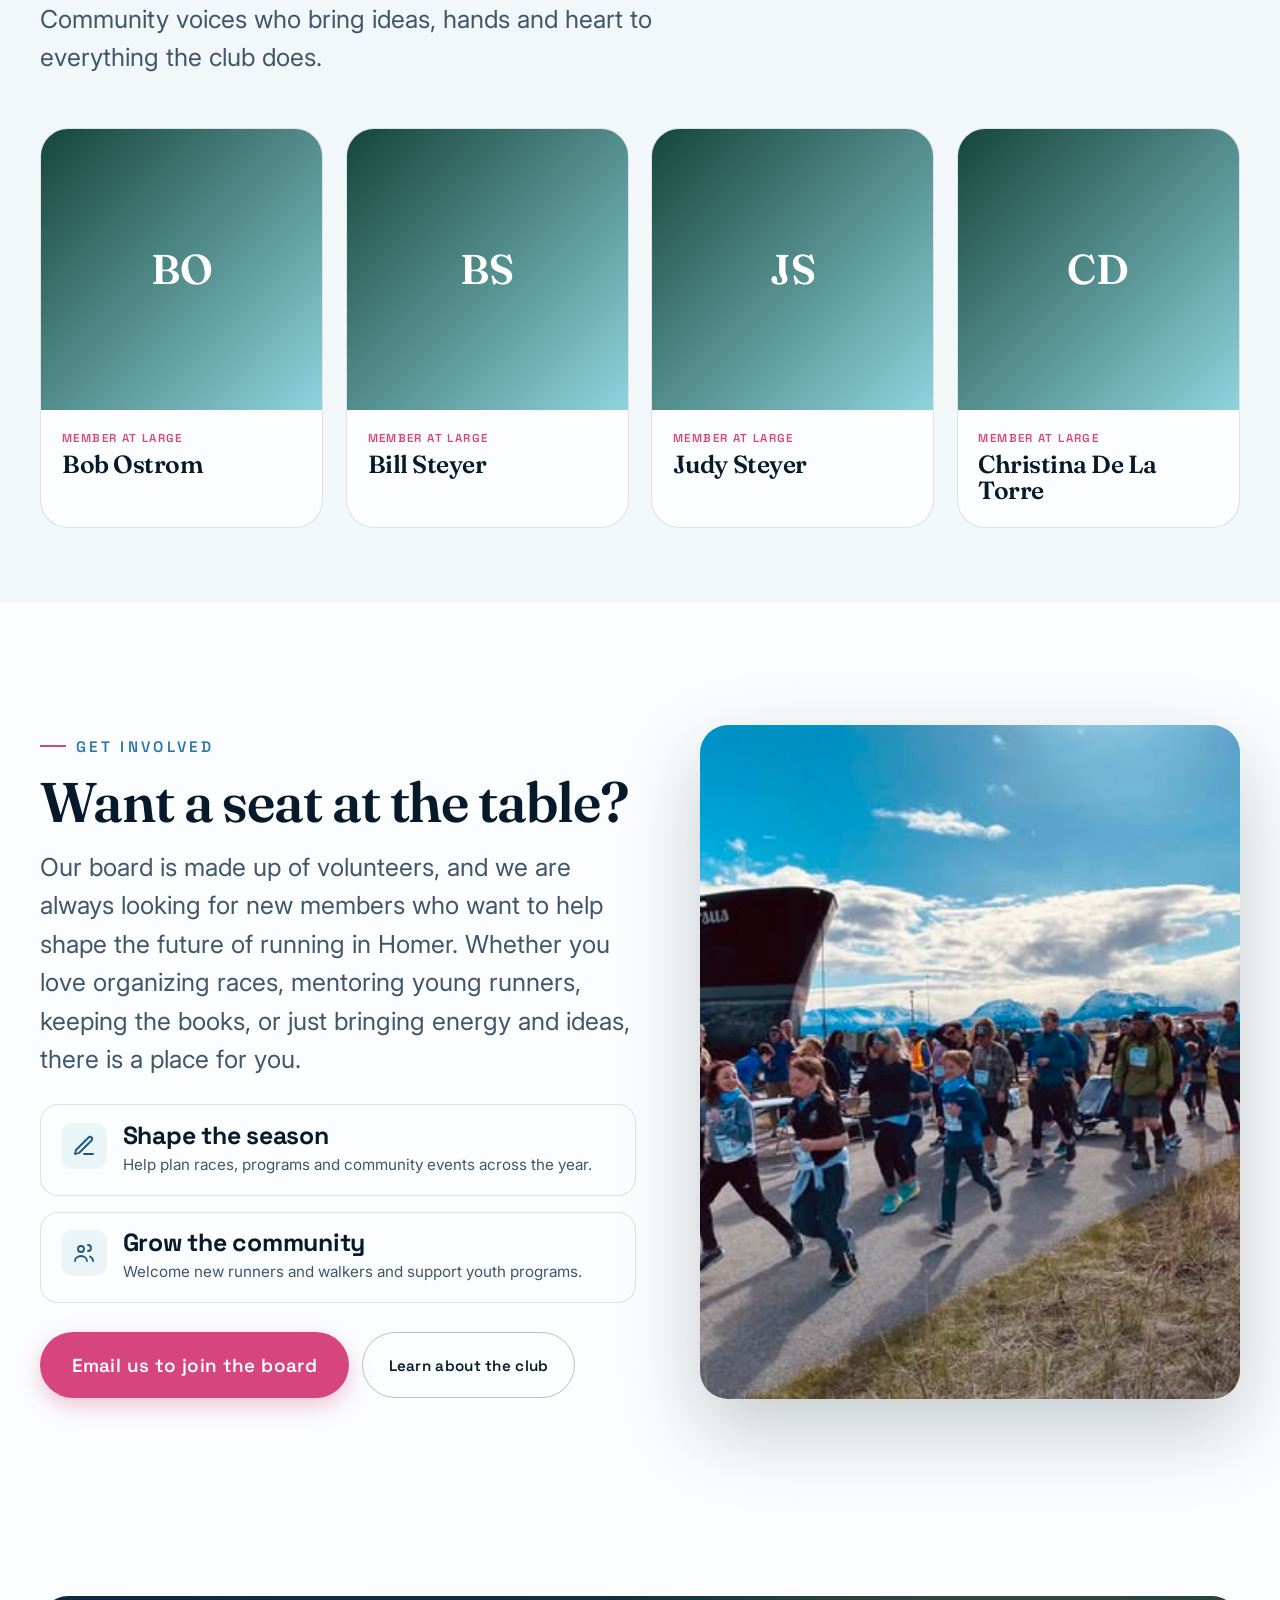
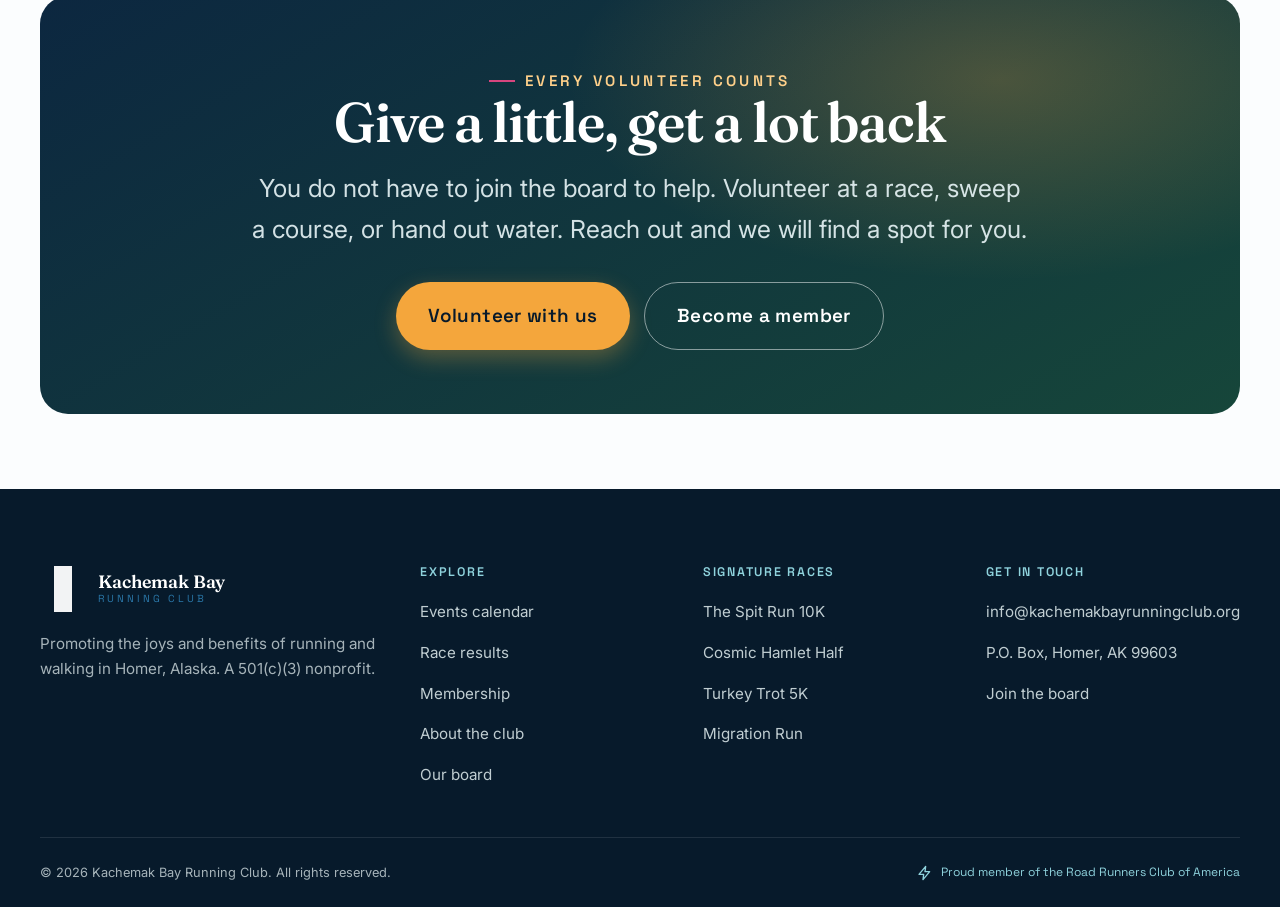
<file: board.html>
<!DOCTYPE html>
<html lang="en">
<head>
<meta charset="UTF-8">
<meta name="viewport" content="width=device-width, initial-scale=1">
<title>Our Board - Kachemak Bay Running Club</title>
<meta name="description" content="Meet the volunteer board of the Kachemak Bay Running Club and learn how to join. We are always looking for community members who want to help keep Homer running.">
<link rel="preconnect" href="https://fonts.googleapis.com">
<link rel="preconnect" href="https://fonts.gstatic.com" crossorigin>
<link href="https://fonts.googleapis.com/css2?family=Fraunces:ital,opsz,wght@0,9..144,400..700;1,9..144,400..600&family=Inter:wght@400;500;600&family=Space+Grotesk:wght@400;500;600;700&display=swap" rel="stylesheet">
<link rel="stylesheet" href="assets/css/styles.css">
<link rel="icon" type="image/svg+xml" href="assets/img/favicon.svg">
<link rel="apple-touch-icon" href="assets/img/logo.png">
</head>
<body>
<a class="skip-link" href="#main">Skip to content</a>

<header class="site-header is-scrolled" id="siteHeader">
  <div class="container container--wide">
    <nav class="nav" aria-label="Primary">
      <a class="brand" href="index.html" aria-label="Kachemak Bay Running Club home"><img class="brand__logo" src="assets/img/logo.png" data-fallback="assets/img/logo.svg" alt="Kachemak Bay Running Club logo" width="46" height="46"><span class="brand__text"><span class="brand__name">Kachemak Bay</span><span class="brand__tag">Running Club</span></span></a>
      <ul class="nav__links" id="navLinks">
        <li><a class="nav__link" href="index.html">Home</a></li>
        <li><a class="nav__link" href="events.html">Events</a></li>
        <li><a class="nav__link" href="results.html">Results</a></li>
        <li><a class="nav__link" href="membership.html">Membership</a></li>
        <li><a class="nav__link" href="about.html">About</a></li>
        <li><a class="nav__link" href="board.html" aria-current="page">Board</a></li>
        <li class="nav__cta"><a class="btn btn--accent" href="membership.html">Join the Club</a></li>
      </ul>
      <button class="nav-toggle" aria-label="Open menu" aria-expanded="false" aria-controls="navLinks"><span></span><span></span><span></span></button>
    </nav>
  </div>
</header>

<main id="main">

  <section class="page-hero">
    <img class="page-hero__photo" src="assets/img/community.jpg" data-fallback="assets/img/community.svg" alt="" aria-hidden="true">
    <div class="page-hero__bg" aria-hidden="true" style="background:linear-gradient(135deg,#071a2b 0%,#123a5c 55%,#1b5580 100%)"></div>
    <div class="container">
      <p class="breadcrumb"><a href="index.html">Home</a> / Our Board</p>
      <h1>The volunteers behind the club</h1>
      <p class="lead board-hero-note">The Kachemak Bay Running Club is run entirely by volunteers who love this community and its trails. Meet the people keeping Homer running, and consider joining them.</p>
    </div>
  </section>

  <!-- Officers -->
  <section class="section">
    <div class="container">
      <div class="section-head" data-reveal>
        <span class="eyebrow">Officers</span>
        <h2 style="font-size:var(--step-3)">Board officers</h2>
        <p class="lead">Elected volunteers who guide the club, organize races and steward its mission.</p>
      </div>
      <div class="board-grid--lg role-officers">
        <article class="board-member" data-reveal data-delay="1">
          <div class="board-member__photo"><span class="board-member__initials" aria-hidden="true">LP</span></div>
          <div class="board-member__body"><p class="board-member__role">President</p><h3 class="board-member__name">Lucas Parsley</h3></div>
        </article>
        <article class="board-member" data-reveal data-delay="2">
          <div class="board-member__photo"><span class="board-member__initials" aria-hidden="true">AM</span></div>
          <div class="board-member__body"><p class="board-member__role">Vice President</p><h3 class="board-member__name">Alec McLaughlin</h3></div>
        </article>
        <article class="board-member" data-reveal data-delay="3">
          <div class="board-member__photo"><span class="board-member__initials" aria-hidden="true">RW</span></div>
          <div class="board-member__body"><p class="board-member__role">Secretary</p><h3 class="board-member__name">Randy Wiest</h3></div>
        </article>
        <article class="board-member" data-reveal data-delay="4">
          <div class="board-member__photo"><span class="board-member__initials" aria-hidden="true">MS</span></div>
          <div class="board-member__body"><p class="board-member__role">Treasurer</p><h3 class="board-member__name">Matthew Smith</h3></div>
        </article>
      </div>
    </div>
  </section>

  <!-- At large -->
  <section class="section section--tight" style="background:var(--paper-2)">
    <div class="container">
      <div class="section-head" data-reveal>
        <span class="eyebrow">Board members at large</span>
        <h2 style="font-size:var(--step-3)">At-large members</h2>
        <p class="lead">Community voices who bring ideas, hands and heart to everything the club does.</p>
      </div>
      <div class="board-grid--lg role-atlarge">
        <article class="board-member" data-reveal data-delay="1">
          <div class="board-member__photo"><span class="board-member__initials" aria-hidden="true">BO</span></div>
          <div class="board-member__body"><p class="board-member__role">Member at Large</p><h3 class="board-member__name">Bob Ostrom</h3></div>
        </article>
        <article class="board-member" data-reveal data-delay="2">
          <div class="board-member__photo"><span class="board-member__initials" aria-hidden="true">BS</span></div>
          <div class="board-member__body"><p class="board-member__role">Member at Large</p><h3 class="board-member__name">Bill Steyer</h3></div>
        </article>
        <article class="board-member" data-reveal data-delay="3">
          <div class="board-member__photo"><span class="board-member__initials" aria-hidden="true">JS</span></div>
          <div class="board-member__body"><p class="board-member__role">Member at Large</p><h3 class="board-member__name">Judy Steyer</h3></div>
        </article>
        <article class="board-member" data-reveal data-delay="4">
          <div class="board-member__photo"><span class="board-member__initials" aria-hidden="true">CD</span></div>
          <div class="board-member__body"><p class="board-member__role">Member at Large</p><h3 class="board-member__name">Christina De La Torre</h3></div>
        </article>
      </div>
    </div>
  </section>

  <!-- Join the board -->
  <section class="section">
    <div class="container">
      <div class="split" style="align-items:center">
        <div data-reveal>
          <span class="eyebrow">Get involved</span>
          <h2 style="font-size:var(--step-4);margin-top:0.9rem">Want a seat at the table?</h2>
          <p class="lead" style="margin-top:1rem">Our board is made up of volunteers, and we are always looking for new members who want to help shape the future of running in Homer. Whether you love organizing races, mentoring young runners, keeping the books, or just bringing energy and ideas, there is a place for you.</p>
          <div class="value-list" style="margin-top:1.6rem">
            <div class="value"><span class="value__icon" aria-hidden="true"><svg width="24" height="24" viewBox="0 0 24 24" fill="none" stroke="currentColor" stroke-width="1.8" stroke-linecap="round" stroke-linejoin="round"><path d="M12 20h9"/><path d="M16.5 3.5a2.1 2.1 0 0 1 3 3L7 19l-4 1 1-4z"/></svg></span><div><h3>Shape the season</h3><p>Help plan races, programs and community events across the year.</p></div></div>
            <div class="value"><span class="value__icon" aria-hidden="true"><svg width="24" height="24" viewBox="0 0 24 24" fill="none" stroke="currentColor" stroke-width="1.8" stroke-linecap="round" stroke-linejoin="round"><circle cx="9" cy="8" r="3"/><path d="M3 20c0-3 3-5 6-5s6 2 6 5"/><path d="M16 4a3 3 0 0 1 0 6M21 20c0-2-1-3.5-3-4.5"/></svg></span><div><h3>Grow the community</h3><p>Welcome new runners and walkers and support youth programs.</p></div></div>
          </div>
          <div style="display:flex;gap:0.8rem;flex-wrap:wrap;margin-top:1.8rem">
            <a class="btn btn--accent btn--lg" href="mailto:info@kachemakbayrunningclub.org?subject=Interested%20in%20joining%20the%20KBRC%20board">Email us to join the board</a>
            <a class="btn btn--ghost" href="about.html">Learn about the club</a>
          </div>
        </div>
        <div class="photo-frame" data-reveal data-delay="1" style="aspect-ratio:4/5">
          <img class="photo-fill" src="assets/img/community.jpg" data-fallback="assets/img/community.svg" alt="Kachemak Bay Running Club members enjoying a race day together">
          <span class="photo-frame__glow" aria-hidden="true"></span>
        </div>
      </div>
    </div>
  </section>

  <section class="section section--tight">
    <div class="container">
      <div class="cta-band" data-reveal>
        <span class="eyebrow" style="justify-content:center;color:var(--sun-300)">Every volunteer counts</span>
        <h2>Give a little, get a lot back</h2>
        <p>You do not have to join the board to help. Volunteer at a race, sweep a course, or hand out water. Reach out and we will find a spot for you.</p>
        <div class="cta-actions"><a class="btn btn--sun btn--lg" href="mailto:info@kachemakbayrunningclub.org?subject=Volunteering%20with%20KBRC">Volunteer with us</a><a class="btn btn--ghost btn--on-dark btn--lg" href="membership.html">Become a member</a></div>
      </div>
    </div>
  </section>

</main>

<footer class="site-footer">
  <div class="container">
    <div class="footer-grid">
      <div class="footer-brand">
        <a class="brand" href="index.html" aria-label="Kachemak Bay Running Club home"><img class="brand__logo" src="assets/img/logo.png" data-fallback="assets/img/logo.svg" alt="Kachemak Bay Running Club logo" width="46" height="46"><span class="brand__text"><span class="brand__name">Kachemak Bay</span><span class="brand__tag">Running Club</span></span></a>
        <p style="margin-top:1.2rem;max-width:34ch">Promoting the joys and benefits of running and walking in Homer, Alaska. A 501(c)(3) nonprofit.</p>
      </div>
      <div class="footer-col"><h4>Explore</h4><ul><li><a href="events.html">Events calendar</a></li><li><a href="results.html">Race results</a></li><li><a href="membership.html">Membership</a></li><li><a href="about.html">About the club</a></li><li><a href="board.html">Our board</a></li></ul></div>
      <div class="footer-col"><h4>Signature races</h4><ul><li><a href="events.html">The Spit Run 10K</a></li><li><a href="events.html">Cosmic Hamlet Half</a></li><li><a href="events.html">Turkey Trot 5K</a></li><li><a href="events.html">Migration Run</a></li></ul></div>
      <div class="footer-col"><h4>Get in touch</h4><ul><li><a href="mailto:info@kachemakbayrunningclub.org">info@kachemakbayrunningclub.org</a></li><li><a href="#">P.O. Box, Homer, AK 99603</a></li><li><a href="mailto:info@kachemakbayrunningclub.org?subject=Interested%20in%20joining%20the%20KBRC%20board">Join the board</a></li></ul></div>
    </div>
    <div class="footer-bottom">
      <p>&copy; <span data-year>2026</span> Kachemak Bay Running Club. All rights reserved.</p>
      <span class="rrca"><svg width="16" height="16" viewBox="0 0 24 24" fill="none" stroke="currentColor" stroke-width="2" stroke-linecap="round" stroke-linejoin="round"><path d="M13 2 3 14h7l-1 8 10-12h-7z"/></svg> Proud member of the Road Runners Club of America</span>
    </div>
  </div>
</footer>

<script src="assets/js/main.js"></script>
</body>
</html>
</file>
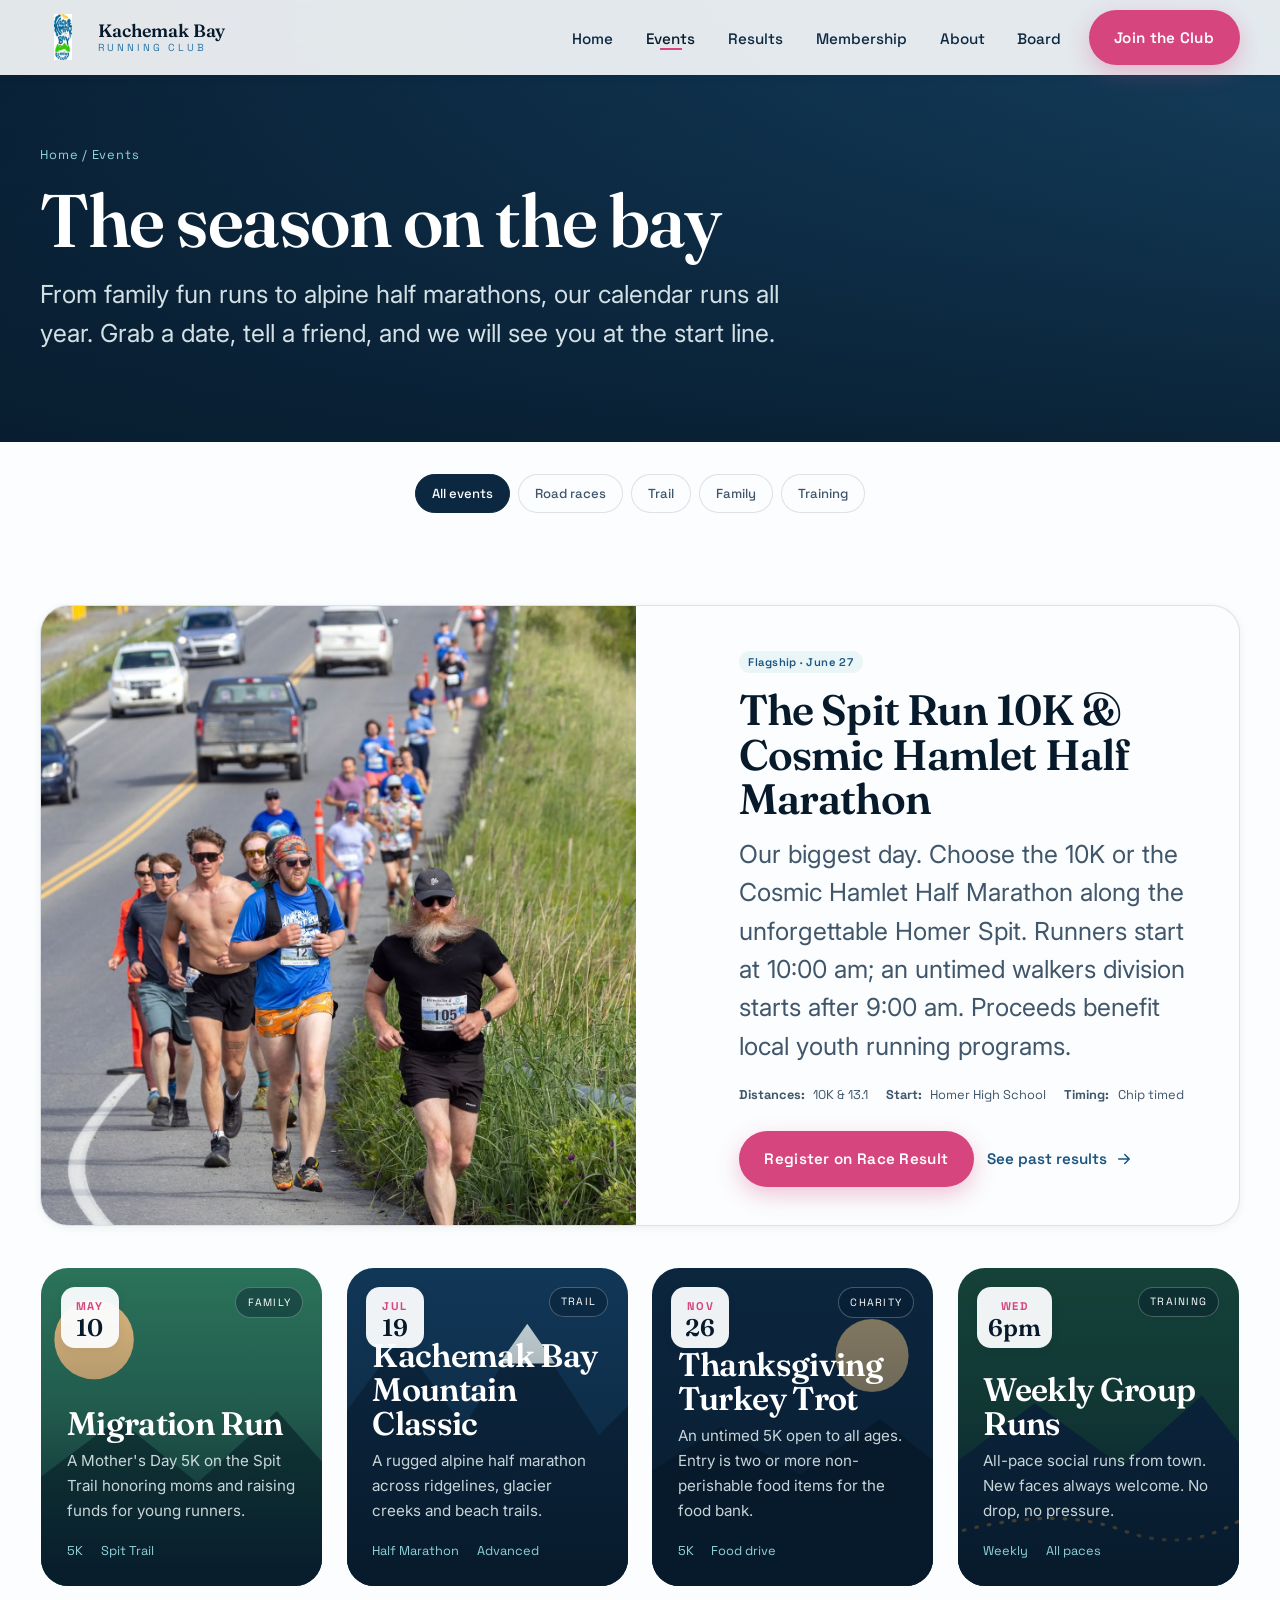
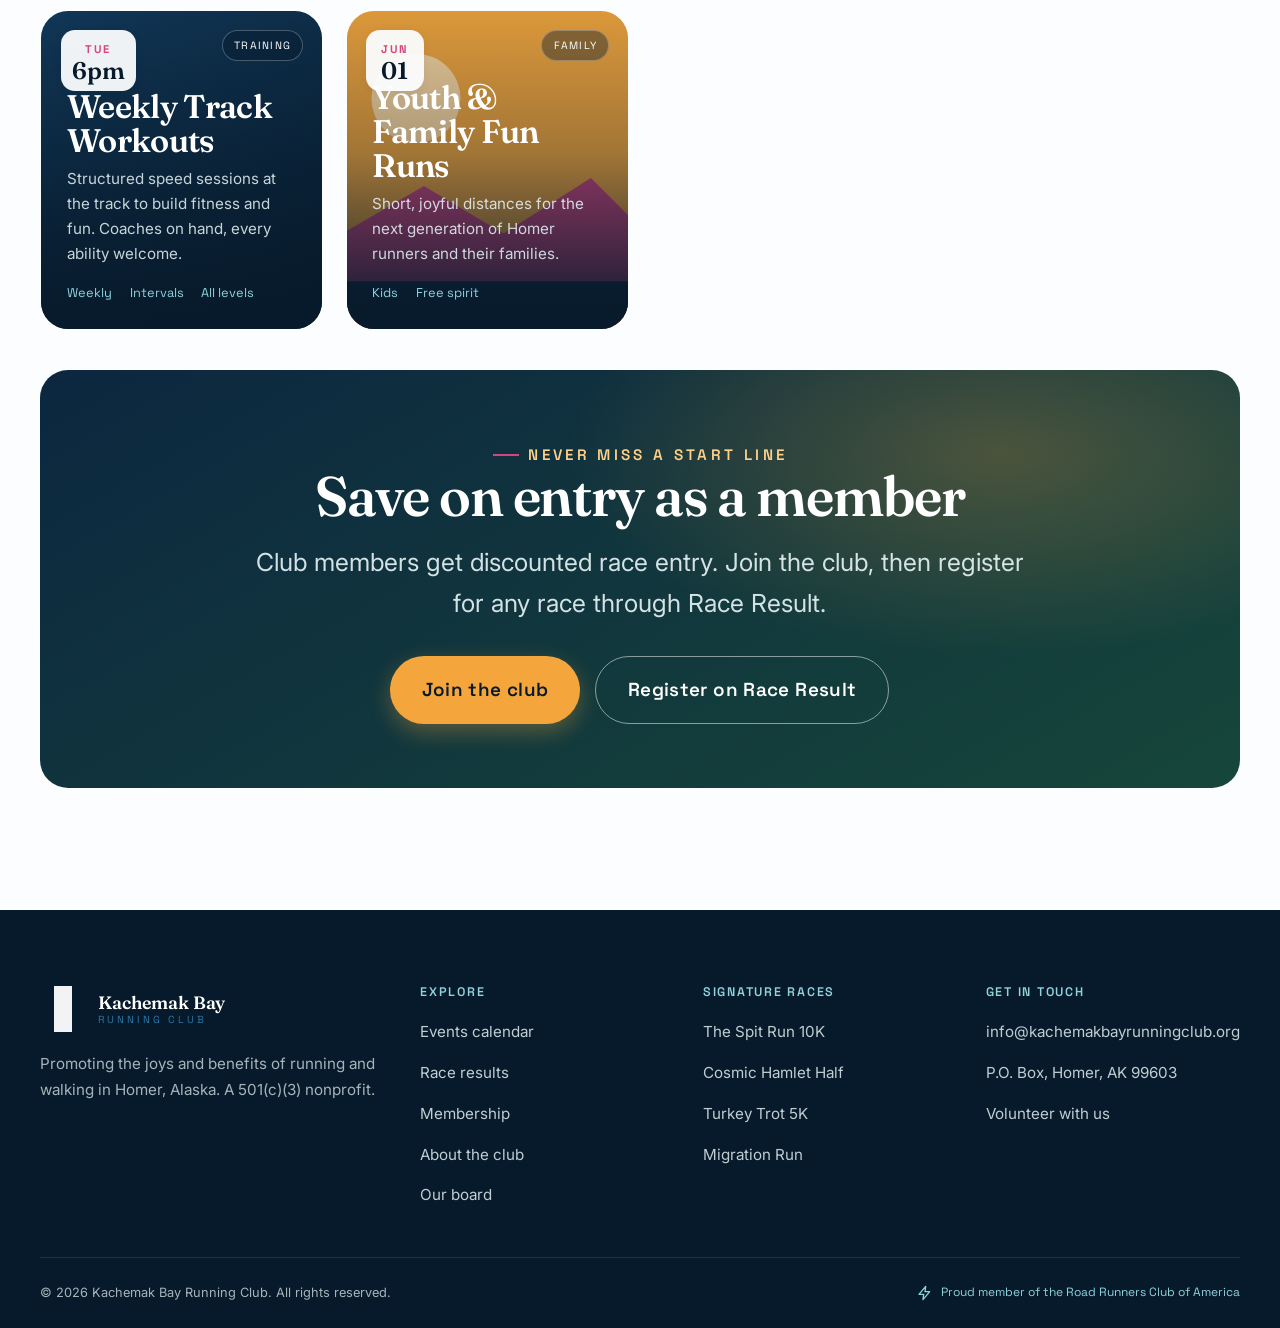
<file: events.html>
<!DOCTYPE html>
<html lang="en">
<head>
<meta charset="UTF-8">
<meta name="viewport" content="width=device-width, initial-scale=1">
<title>Events &amp; Races - Kachemak Bay Running Club</title>
<meta name="description" content="The full Kachemak Bay Running Club calendar: the Spit Run, Cosmic Hamlet Half Marathon, Migration Run, Mountain Classic, Turkey Trot, family fun runs and weekly training.">
<link rel="preconnect" href="https://fonts.googleapis.com">
<link rel="preconnect" href="https://fonts.gstatic.com" crossorigin>
<link href="https://fonts.googleapis.com/css2?family=Fraunces:ital,opsz,wght@0,9..144,400..700;1,9..144,400..600&family=Inter:wght@400;500;600&family=Space+Grotesk:wght@400;500;600;700&display=swap" rel="stylesheet">
<link rel="stylesheet" href="assets/css/styles.css">
<link rel="icon" type="image/svg+xml" href="assets/img/favicon.svg">
<link rel="apple-touch-icon" href="assets/img/logo.png">
</head>
<body>
<a class="skip-link" href="#main">Skip to content</a>

<header class="site-header is-scrolled" id="siteHeader">
  <div class="container container--wide">
    <nav class="nav" aria-label="Primary">
      <a class="brand" href="index.html" aria-label="Kachemak Bay Running Club home">
        <img class="brand__logo" src="assets/img/logo.png" data-fallback="assets/img/logo.svg" alt="Kachemak Bay Running Club logo" width="46" height="46">
        <span class="brand__text"><span class="brand__name">Kachemak Bay</span><span class="brand__tag">Running Club</span></span>
      </a>
      <ul class="nav__links" id="navLinks">
        <li><a class="nav__link" href="index.html">Home</a></li>
        <li><a class="nav__link" href="events.html" aria-current="page">Events</a></li>
        <li><a class="nav__link" href="results.html">Results</a></li>
        <li><a class="nav__link" href="membership.html">Membership</a></li>
        <li><a class="nav__link" href="about.html">About</a></li><li><a class="nav__link" href="board.html">Board</a></li>
        <li class="nav__cta"><a class="btn btn--accent" href="membership.html">Join the Club</a></li>
      </ul>
      <button class="nav-toggle" aria-label="Open menu" aria-expanded="false" aria-controls="navLinks"><span></span><span></span><span></span></button>
    </nav>
  </div>
</header>

<main id="main">

  <section class="page-hero">
    <img class="page-hero__photo" src="assets/img/spit-run-start.jpg" data-fallback="assets/img/spit-run-start.svg" alt="" aria-hidden="true">
    <div class="page-hero__bg" aria-hidden="true" style="background:linear-gradient(135deg,#0c2740 0%,#1b5580 55%,#2a77a8 100%)"></div>
    <div class="container">
      <p class="breadcrumb"><a href="index.html">Home</a> / Events</p>
      <h1>The season on the bay</h1>
      <p class="lead">From family fun runs to alpine half marathons, our calendar runs all year. Grab a date, tell a friend, and we will see you at the start line.</p>
    </div>
  </section>

  <!-- Filter row -->
  <section class="section--tight" style="padding-top:2rem">
    <div class="container">
      <div class="filter-chips" role="group" aria-label="Filter events by type" style="justify-content:center">
        <button class="chip is-active">All events</button>
        <button class="chip">Road races</button>
        <button class="chip">Trail</button>
        <button class="chip">Family</button>
        <button class="chip">Training</button>
      </div>
    </div>
  </section>

  <!-- Event list -->
  <section class="section" style="padding-top:1rem">
    <div class="container">
      <div class="grid" style="grid-template-columns:1fr">

        <article class="split" data-reveal style="align-items:stretch;border:1px solid var(--line);border-radius:var(--radius-lg);overflow:hidden;background:var(--paper);box-shadow:var(--shadow-sm)">
          <div style="position:relative;min-height:280px" aria-hidden="true">
            <img class="photo-fill" src="assets/img/spit-run-start.jpg" data-fallback="assets/img/spit-run-start.svg" alt="" style="position:absolute;inset:0;width:100%;height:100%;object-fit:cover">
          </div>
          <div style="padding:clamp(1.6rem,3vw,2.6rem)">
            <span class="pill">Flagship &middot; June 27</span>
            <h2 style="font-size:var(--step-3);margin-top:0.8rem">The Spit Run 10K &amp; Cosmic Hamlet Half Marathon</h2>
            <p class="lead" style="margin-top:0.8rem">Our biggest day. Choose the 10K or the Cosmic Hamlet Half Marathon along the unforgettable Homer Spit. Runners start at 10:00 am; an untimed walkers division starts after 9:00 am. Proceeds benefit local youth running programs.</p>
            <div class="event-card__meta" style="color:var(--slate);margin-top:1.2rem">
              <span><strong>Distances:</strong>&nbsp;10K &amp; 13.1</span>
              <span><strong>Start:</strong>&nbsp;Homer High School</span>
              <span><strong>Timing:</strong>&nbsp;Chip timed</span>
            </div>
            <div style="display:flex;gap:0.8rem;flex-wrap:wrap;margin-top:1.6rem">
              <a class="btn btn--accent" href="https://my.raceresult.com/" target="_blank" rel="noopener">Register on Race Result</a>
              <a class="arrow-link" href="results.html">See past results <svg width="18" height="18" viewBox="0 0 24 24" fill="none" stroke="currentColor" stroke-width="2" stroke-linecap="round" stroke-linejoin="round"><path d="M5 12h14M13 6l6 6-6 6"/></svg></a>
            </div>
          </div>
        </article>

        <div class="events-grid" style="margin-top:0.5rem">

          <article class="event-card" data-reveal data-delay="1" style="min-height:320px">
            <span class="event-card__date" aria-hidden="true"><span class="m">May</span><span class="d">10</span></span>
            <span class="event-card__tag">Family</span>
            <div class="event-card__bg" aria-hidden="true"><svg viewBox="0 0 400 400" preserveAspectRatio="xMidYMid slice"><rect width="400" height="400" fill="#2f7d5f"/><circle cx="90" cy="90" r="50" fill="#ffd08a"/><path d="M0 280 L120 190 L220 270 L320 180 L400 270 L400 400 L0 400 Z" fill="#16463a"/></svg></div>
            <h3>Migration Run</h3>
            <p>A Mother's Day 5K on the Spit Trail honoring moms and raising funds for young runners.</p>
            <div class="event-card__meta"><span>5K</span><span>Spit Trail</span></div>
          </article>

          <article class="event-card" data-reveal data-delay="2" style="min-height:320px">
            <span class="event-card__date" aria-hidden="true"><span class="m">Jul</span><span class="d">19</span></span>
            <span class="event-card__tag">Trail</span>
            <div class="event-card__bg" aria-hidden="true"><svg viewBox="0 0 400 400" preserveAspectRatio="xMidYMid slice"><rect width="400" height="400" fill="#123a5c"/><path d="M0 210 L90 90 L170 200 L250 70 L340 210 L400 150 L400 400 L0 400 Z" fill="#0c2740"/><path d="M250 70 L285 120 L215 120 Z" fill="#e9f5f7"/></svg></div>
            <h3>Kachemak Bay Mountain Classic</h3>
            <p>A rugged alpine half marathon across ridgelines, glacier creeks and beach trails.</p>
            <div class="event-card__meta"><span>Half Marathon</span><span>Advanced</span></div>
          </article>

          <article class="event-card" data-reveal data-delay="4" style="min-height:320px">
            <span class="event-card__date" aria-hidden="true"><span class="m">Nov</span><span class="d">26</span></span>
            <span class="event-card__tag">Charity</span>
            <div class="event-card__bg" aria-hidden="true"><svg viewBox="0 0 400 400" preserveAspectRatio="xMidYMid slice"><rect width="400" height="400" fill="#0c2740"/><circle cx="300" cy="110" r="46" fill="#ffd08a" opacity="0.6"/><path d="M0 270 L110 200 L210 260 L310 190 L400 260 L400 400 L0 400 Z" fill="#071a2b"/></svg></div>
            <h3>Thanksgiving Turkey Trot</h3>
            <p>An untimed 5K open to all ages. Entry is two or more non-perishable food items for the food bank.</p>
            <div class="event-card__meta"><span>5K</span><span>Food drive</span></div>
          </article>

          <article class="event-card" data-reveal data-delay="1" style="min-height:320px">
            <span class="event-card__date" aria-hidden="true"><span class="m">Wed</span><span class="d">6pm</span></span>
            <span class="event-card__tag">Training</span>
            <div class="event-card__bg" aria-hidden="true"><svg viewBox="0 0 400 400" preserveAspectRatio="xMidYMid slice"><rect width="400" height="400" fill="#16463a"/><path d="M0 260 L120 170 L230 250 L330 160 L400 250 L400 400 L0 400 Z" fill="#0c2740"/><g stroke="#f4a63c" stroke-width="4" fill="none" stroke-dasharray="2 14" stroke-linecap="round"><path d="M30 330 q120 -30 200 0 t150 -14"/></g></svg></div>
            <h3>Weekly Group Runs</h3>
            <p>All-pace social runs from town. New faces always welcome. No drop, no pressure.</p>
            <div class="event-card__meta"><span>Weekly</span><span>All paces</span></div>
          </article>

          <article class="event-card" data-reveal data-delay="2" style="min-height:320px">
            <span class="event-card__date" aria-hidden="true"><span class="m">Tue</span><span class="d">6pm</span></span>
            <span class="event-card__tag">Training</span>
            <div class="event-card__bg event-card__bg--solid" aria-hidden="true" style="background:linear-gradient(150deg,var(--bay-700),var(--bay-900))"></div>
            <h3>Weekly Track Workouts</h3>
            <p>Structured speed sessions at the track to build fitness and fun. Coaches on hand, every ability welcome.</p>
            <div class="event-card__meta"><span>Weekly</span><span>Intervals</span><span>All levels</span></div>
          </article>

          <article class="event-card" data-reveal data-delay="3" style="min-height:320px">
            <span class="event-card__date" aria-hidden="true"><span class="m">Jun</span><span class="d">01</span></span>
            <span class="event-card__tag">Family</span>
            <div class="event-card__bg" aria-hidden="true"><svg viewBox="0 0 400 400" preserveAspectRatio="xMidYMid slice"><rect width="400" height="400" fill="#f4a63c"/><circle cx="110" cy="110" r="56" fill="#ffd9a0"/><path d="M0 290 L120 220 L220 280 L330 210 L400 280 L400 400 L0 400 Z" fill="#d7457e"/><rect y="340" width="400" height="60" fill="#0c2740"/></svg></div>
            <h3>Youth &amp; Family Fun Runs</h3>
            <p>Short, joyful distances for the next generation of Homer runners and their families.</p>
            <div class="event-card__meta"><span>Kids</span><span>Free spirit</span></div>
          </article>

        </div>
      </div>

      <div class="cta-band mt-lg" data-reveal>
        <span class="eyebrow" style="justify-content:center;color:var(--sun-300)">Never miss a start line</span>
        <h2>Save on entry as a member</h2>
        <p>Club members get discounted race entry. Join the club, then register for any race through Race Result.</p>
        <div class="cta-actions"><a class="btn btn--sun btn--lg" href="membership.html">Join the club</a><a class="btn btn--ghost btn--on-dark btn--lg" href="https://my.raceresult.com/" target="_blank" rel="noopener">Register on Race Result</a></div>
      </div>
    </div>
  </section>

</main>

<footer class="site-footer">
  <div class="container">
    <div class="footer-grid">
      <div class="footer-brand">
        <a class="brand" href="index.html" aria-label="Kachemak Bay Running Club home"><img class="brand__logo" src="assets/img/logo.png" data-fallback="assets/img/logo.svg" alt="Kachemak Bay Running Club logo" width="46" height="46"><span class="brand__text"><span class="brand__name">Kachemak Bay</span><span class="brand__tag">Running Club</span></span></a>
        <p style="margin-top:1.2rem;max-width:34ch">Promoting the joys and benefits of running and walking in Homer, Alaska. A 501(c)(3) nonprofit.</p>
      </div>
      <div class="footer-col"><h4>Explore</h4><ul><li><a href="events.html">Events calendar</a></li><li><a href="results.html">Race results</a></li><li><a href="membership.html">Membership</a></li><li><a href="about.html">About the club</a></li><li><a href="board.html">Our board</a></li></ul></div>
      <div class="footer-col"><h4>Signature races</h4><ul><li><a href="events.html">The Spit Run 10K</a></li><li><a href="events.html">Cosmic Hamlet Half</a></li><li><a href="events.html">Turkey Trot 5K</a></li><li><a href="events.html">Migration Run</a></li></ul></div>
      <div class="footer-col"><h4>Get in touch</h4><ul><li><a href="mailto:info@kachemakbayrunningclub.org">info@kachemakbayrunningclub.org</a></li><li><a href="#">P.O. Box, Homer, AK 99603</a></li><li><a href="membership.html">Volunteer with us</a></li></ul></div>
    </div>
    <div class="footer-bottom">
      <p>&copy; <span data-year>2026</span> Kachemak Bay Running Club. All rights reserved.</p>
      <span class="rrca"><svg width="16" height="16" viewBox="0 0 24 24" fill="none" stroke="currentColor" stroke-width="2" stroke-linecap="round" stroke-linejoin="round"><path d="M13 2 3 14h7l-1 8 10-12h-7z"/></svg> Proud member of the Road Runners Club of America</span>
    </div>
  </div>
</footer>

<script src="assets/js/main.js"></script>
</body>
</html>
</file>
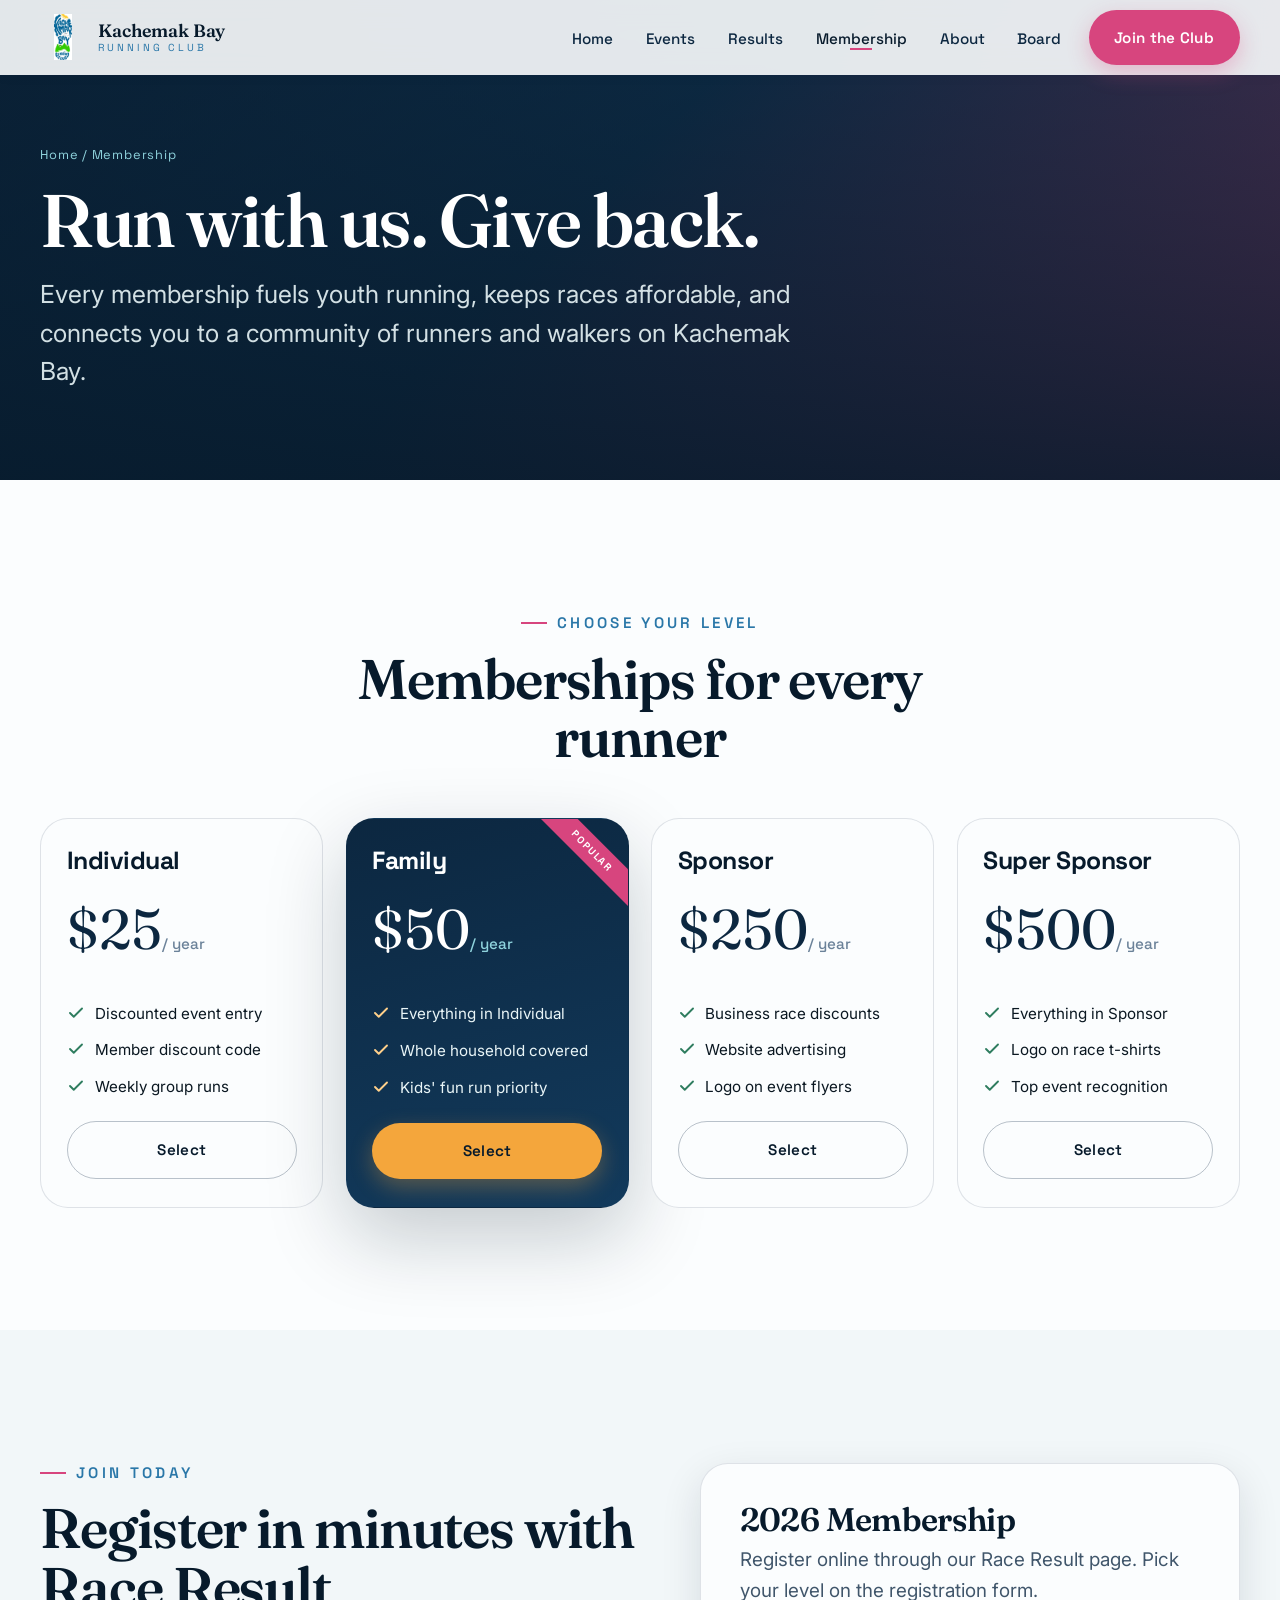
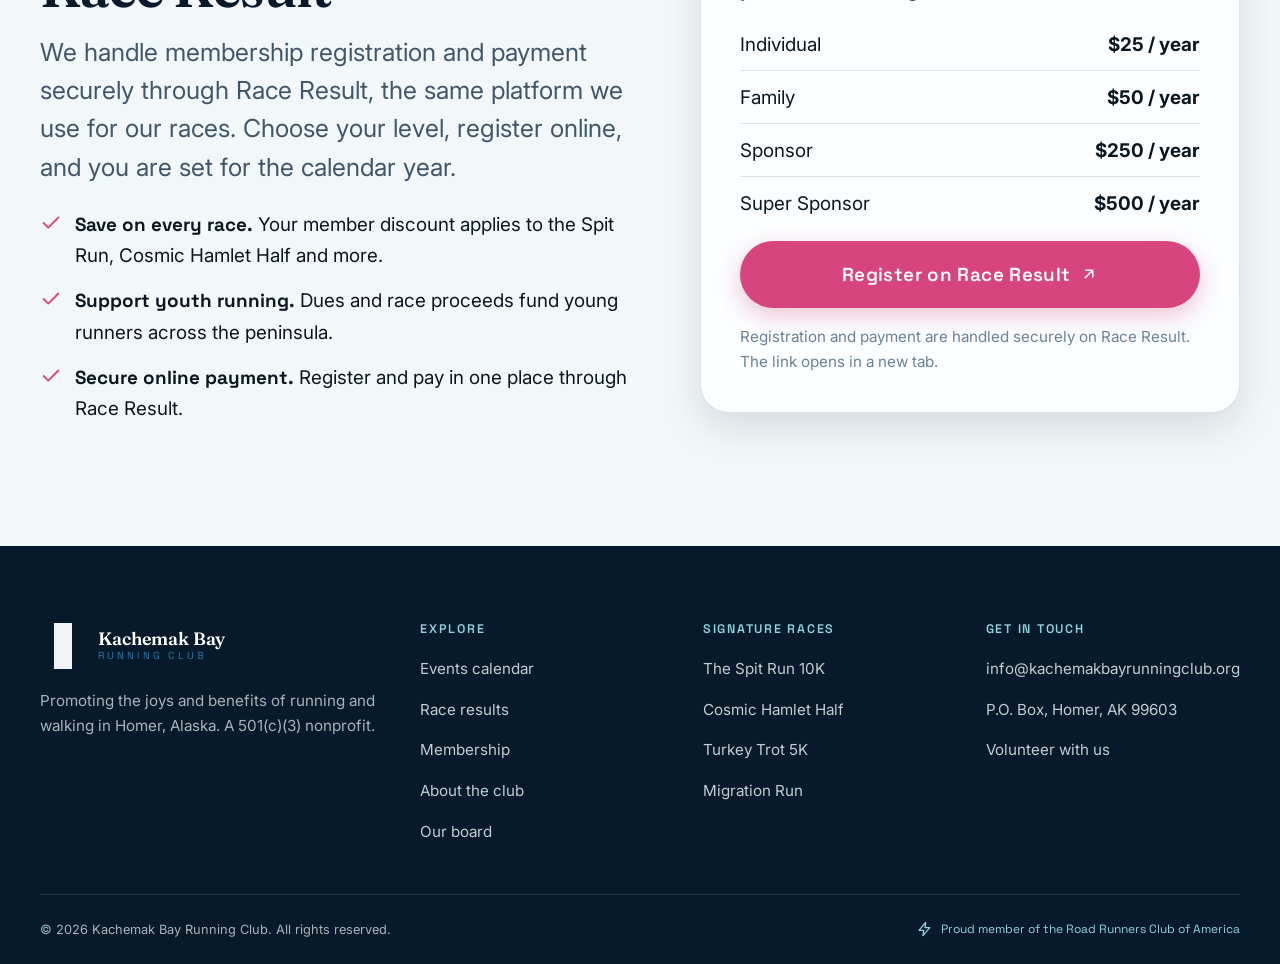
<file: membership.html>
<!DOCTYPE html>
<html lang="en">
<head>
<meta charset="UTF-8">
<meta name="viewport" content="width=device-width, initial-scale=1">
<title>Membership - Kachemak Bay Running Club</title>
<meta name="description" content="Join the Kachemak Bay Running Club. Individual, Family, Sponsor and Super Sponsor memberships support youth running and get you discounted race entry in Homer, Alaska.">
<link rel="preconnect" href="https://fonts.googleapis.com">
<link rel="preconnect" href="https://fonts.gstatic.com" crossorigin>
<link href="https://fonts.googleapis.com/css2?family=Fraunces:ital,opsz,wght@0,9..144,400..700;1,9..144,400..600&family=Inter:wght@400;500;600&family=Space+Grotesk:wght@400;500;600;700&display=swap" rel="stylesheet">
<link rel="stylesheet" href="assets/css/styles.css">
<link rel="icon" type="image/svg+xml" href="assets/img/favicon.svg">
<link rel="apple-touch-icon" href="assets/img/logo.png">
<style>
  .form-card { background: var(--paper); border: 1px solid var(--line); border-radius: var(--radius-lg); padding: clamp(1.6rem, 3vw, 2.6rem); box-shadow: var(--shadow-md); }
  .field { margin-bottom: 1.1rem; }
  .field label { display: block; font-family: var(--font-sans); font-weight: 600; font-size: 0.85rem; color: var(--bay-800); margin-bottom: 0.4rem; }
  .field input, .field select { width: 100%; font: inherit; font-size: 0.95rem; padding: 0.8rem 1rem; border: 1px solid var(--line); border-radius: var(--radius-sm); background: var(--paper-2); color: var(--ink); transition: border-color 0.2s var(--ease), box-shadow 0.2s var(--ease); }
  .field input:focus, .field select:focus { outline: none; border-color: var(--bay-500); box-shadow: 0 0 0 3px rgba(42,119,168,0.18); background: #fff; }
  .field-row { display: grid; grid-template-columns: 1fr 1fr; gap: 1rem; }
  @media (max-width: 520px){ .field-row { grid-template-columns: 1fr; } }
  .tier-select { display: grid; gap: 0.7rem; margin-bottom: 1.4rem; }
  .tier-option { display: flex; align-items: center; gap: 0.9rem; border: 1.5px solid var(--line); border-radius: var(--radius); padding: 0.9rem 1.1rem; cursor: pointer; transition: border-color 0.2s var(--ease), background 0.2s var(--ease); }
  .tier-option:hover { border-color: var(--bay-500); }
  .tier-option input { accent-color: var(--fireweed); width: 20px; height: 20px; }
  .tier-option:has(input:checked) { border-color: var(--fireweed); background: rgba(215,69,126,0.05); }
  .tier-option .t-name { font-family: var(--font-sans); font-weight: 700; }
  .tier-option .t-price { margin-left: auto; font-family: var(--font-display); font-size: 1.3rem; color: var(--bay-700); }
  .form-note { font-size: var(--step--1); color: var(--mist); margin-top: 1rem; }
  .form-success { display: none; padding: 1.1rem 1.2rem; border-radius: var(--radius); background: rgba(47,125,95,0.12); border: 1px solid rgba(47,125,95,0.4); color: var(--spruce-700); font-family: var(--font-sans); font-weight: 600; margin-bottom: 1.2rem; }
  .form-success.show { display: block; }
  .perk-list { display: grid; gap: 0.9rem; margin-top: 1.4rem; }
  .perk { display: flex; gap: 0.8rem; align-items: flex-start; }
  .perk svg { flex: none; color: var(--fireweed); margin-top: 3px; }
  .perk strong { font-family: var(--font-sans); }
</style>
</head>
<body>
<a class="skip-link" href="#main">Skip to content</a>

<header class="site-header is-scrolled" id="siteHeader">
  <div class="container container--wide">
    <nav class="nav" aria-label="Primary">
      <a class="brand" href="index.html" aria-label="Kachemak Bay Running Club home"><img class="brand__logo" src="assets/img/logo.png" data-fallback="assets/img/logo.svg" alt="Kachemak Bay Running Club logo" width="46" height="46"><span class="brand__text"><span class="brand__name">Kachemak Bay</span><span class="brand__tag">Running Club</span></span></a>
      <ul class="nav__links" id="navLinks">
        <li><a class="nav__link" href="index.html">Home</a></li>
        <li><a class="nav__link" href="events.html">Events</a></li>
        <li><a class="nav__link" href="results.html">Results</a></li>
        <li><a class="nav__link" href="membership.html" aria-current="page">Membership</a></li>
        <li><a class="nav__link" href="about.html">About</a></li><li><a class="nav__link" href="board.html">Board</a></li>
        <li class="nav__cta"><a class="btn btn--accent" href="#join">Join the Club</a></li>
      </ul>
      <button class="nav-toggle" aria-label="Open menu" aria-expanded="false" aria-controls="navLinks"><span></span><span></span><span></span></button>
    </nav>
  </div>
</header>

<main id="main">

  <section class="page-hero">
    <img class="page-hero__photo" src="assets/img/fireweed-bay.jpg" data-fallback="assets/img/fireweed-bay.svg" alt="" aria-hidden="true">
    <div class="page-hero__bg" aria-hidden="true" style="background:linear-gradient(135deg,#0c2740 0%,#123a5c 45%,#d7457e 115%)"></div>
    <div class="container">
      <p class="breadcrumb"><a href="index.html">Home</a> / Membership</p>
      <h1>Run with us. Give back.</h1>
      <p class="lead">Every membership fuels youth running, keeps races affordable, and connects you to a community of runners and walkers on Kachemak Bay.</p>
    </div>
  </section>

  <!-- Tiers -->
  <section class="section">
    <div class="container">
      <div class="section-head center" data-reveal>
        <span class="eyebrow" style="justify-content:center">Choose your level</span>
        <h2>Memberships for every runner</h2>
      </div>
      <div class="tiers">
        <div class="tier" data-reveal data-delay="1">
          <h3>Individual</h3><div class="price">$25<span>/ year</span></div>
          <ul>
            <li><svg width="18" height="18" viewBox="0 0 24 24" fill="none" stroke="currentColor" stroke-width="2.5" stroke-linecap="round" stroke-linejoin="round"><polyline points="20 6 9 17 4 12"/></svg> Discounted event entry</li>
            <li><svg width="18" height="18" viewBox="0 0 24 24" fill="none" stroke="currentColor" stroke-width="2.5" stroke-linecap="round" stroke-linejoin="round"><polyline points="20 6 9 17 4 12"/></svg> Member discount code</li>
            <li><svg width="18" height="18" viewBox="0 0 24 24" fill="none" stroke="currentColor" stroke-width="2.5" stroke-linecap="round" stroke-linejoin="round"><polyline points="20 6 9 17 4 12"/></svg> Weekly group runs</li>
          </ul>
          <a class="btn btn--ghost" href="https://my.raceresult.com/373834/" target="_blank" rel="noopener">Select</a>
        </div>
        <div class="tier tier--featured" data-reveal data-delay="2">
          <span class="tier__flag">Popular</span>
          <h3>Family</h3><div class="price">$50<span>/ year</span></div>
          <ul>
            <li><svg width="18" height="18" viewBox="0 0 24 24" fill="none" stroke="currentColor" stroke-width="2.5" stroke-linecap="round" stroke-linejoin="round"><polyline points="20 6 9 17 4 12"/></svg> Everything in Individual</li>
            <li><svg width="18" height="18" viewBox="0 0 24 24" fill="none" stroke="currentColor" stroke-width="2.5" stroke-linecap="round" stroke-linejoin="round"><polyline points="20 6 9 17 4 12"/></svg> Whole household covered</li>
            <li><svg width="18" height="18" viewBox="0 0 24 24" fill="none" stroke="currentColor" stroke-width="2.5" stroke-linecap="round" stroke-linejoin="round"><polyline points="20 6 9 17 4 12"/></svg> Kids' fun run priority</li>
          </ul>
          <a class="btn btn--sun" href="https://my.raceresult.com/373834/" target="_blank" rel="noopener">Select</a>
        </div>
        <div class="tier" data-reveal data-delay="3">
          <h3>Sponsor</h3><div class="price">$250<span>/ year</span></div>
          <ul>
            <li><svg width="18" height="18" viewBox="0 0 24 24" fill="none" stroke="currentColor" stroke-width="2.5" stroke-linecap="round" stroke-linejoin="round"><polyline points="20 6 9 17 4 12"/></svg> Business race discounts</li>
            <li><svg width="18" height="18" viewBox="0 0 24 24" fill="none" stroke="currentColor" stroke-width="2.5" stroke-linecap="round" stroke-linejoin="round"><polyline points="20 6 9 17 4 12"/></svg> Website advertising</li>
            <li><svg width="18" height="18" viewBox="0 0 24 24" fill="none" stroke="currentColor" stroke-width="2.5" stroke-linecap="round" stroke-linejoin="round"><polyline points="20 6 9 17 4 12"/></svg> Logo on event flyers</li>
          </ul>
          <a class="btn btn--ghost" href="https://my.raceresult.com/373834/" target="_blank" rel="noopener">Select</a>
        </div>
        <div class="tier" data-reveal data-delay="4">
          <h3>Super Sponsor</h3><div class="price">$500<span>/ year</span></div>
          <ul>
            <li><svg width="18" height="18" viewBox="0 0 24 24" fill="none" stroke="currentColor" stroke-width="2.5" stroke-linecap="round" stroke-linejoin="round"><polyline points="20 6 9 17 4 12"/></svg> Everything in Sponsor</li>
            <li><svg width="18" height="18" viewBox="0 0 24 24" fill="none" stroke="currentColor" stroke-width="2.5" stroke-linecap="round" stroke-linejoin="round"><polyline points="20 6 9 17 4 12"/></svg> Logo on race t-shirts</li>
            <li><svg width="18" height="18" viewBox="0 0 24 24" fill="none" stroke="currentColor" stroke-width="2.5" stroke-linecap="round" stroke-linejoin="round"><polyline points="20 6 9 17 4 12"/></svg> Top event recognition</li>
          </ul>
          <a class="btn btn--ghost" href="https://my.raceresult.com/373834/" target="_blank" rel="noopener">Select</a>
        </div>
      </div>
    </div>
  </section>

  <!-- Join via Race Result -->
  <section class="section" id="join" style="background:var(--paper-2)">
    <div class="container">
      <div class="split" style="align-items:center">
        <div data-reveal>
          <span class="eyebrow">Join today</span>
          <h2 style="font-size:var(--step-4);margin-top:0.9rem">Register in minutes with Race Result</h2>
          <p class="lead" style="margin-top:1rem">We handle membership registration and payment securely through Race Result, the same platform we use for our races. Choose your level, register online, and you are set for the calendar year.</p>
          <div class="perk-list">
            <div class="perk"><svg width="22" height="22" viewBox="0 0 24 24" fill="none" stroke="currentColor" stroke-width="2" stroke-linecap="round" stroke-linejoin="round"><path d="M20 6 9 17l-5-5"/></svg><div><strong>Save on every race.</strong> Your member discount applies to the Spit Run, Cosmic Hamlet Half and more.</div></div>
            <div class="perk"><svg width="22" height="22" viewBox="0 0 24 24" fill="none" stroke="currentColor" stroke-width="2" stroke-linecap="round" stroke-linejoin="round"><path d="M20 6 9 17l-5-5"/></svg><div><strong>Support youth running.</strong> Dues and race proceeds fund young runners across the peninsula.</div></div>
            <div class="perk"><svg width="22" height="22" viewBox="0 0 24 24" fill="none" stroke="currentColor" stroke-width="2" stroke-linecap="round" stroke-linejoin="round"><path d="M20 6 9 17l-5-5"/></svg><div><strong>Secure online payment.</strong> Register and pay in one place through Race Result.</div></div>
          </div>
        </div>

        <div class="form-card" data-reveal data-delay="1">
          <h3 style="font-family:var(--font-display);font-size:var(--step-2)">2026 Membership</h3>
          <p style="color:var(--slate);margin-top:0.5rem">Register online through our Race Result page. Pick your level on the registration form.</p>
          <ul style="list-style:none;padding:0;margin:1.4rem 0;display:grid;gap:0.7rem">
            <li style="display:flex;justify-content:space-between;border-bottom:1px solid var(--line);padding-bottom:0.6rem"><span>Individual</span><strong>$25 / year</strong></li>
            <li style="display:flex;justify-content:space-between;border-bottom:1px solid var(--line);padding-bottom:0.6rem"><span>Family</span><strong>$50 / year</strong></li>
            <li style="display:flex;justify-content:space-between;border-bottom:1px solid var(--line);padding-bottom:0.6rem"><span>Sponsor</span><strong>$250 / year</strong></li>
            <li style="display:flex;justify-content:space-between"><span>Super Sponsor</span><strong>$500 / year</strong></li>
          </ul>
          <a class="btn btn--accent btn--lg" style="width:100%;justify-content:center" href="https://my.raceresult.com/373834/" target="_blank" rel="noopener">
            Register on Race Result
            <svg width="18" height="18" viewBox="0 0 24 24" fill="none" stroke="currentColor" stroke-width="2" stroke-linecap="round" stroke-linejoin="round" aria-hidden="true"><path d="M7 17 17 7M8 7h9v9"/></svg>
          </a>
          <p class="form-note">Registration and payment are handled securely on Race Result. The link opens in a new tab.</p>
        </div>
      </div>
    </div>
  </section>

</main>

<footer class="site-footer">
  <div class="container">
    <div class="footer-grid">
      <div class="footer-brand">
        <a class="brand" href="index.html" aria-label="Kachemak Bay Running Club home"><img class="brand__logo" src="assets/img/logo.png" data-fallback="assets/img/logo.svg" alt="Kachemak Bay Running Club logo" width="46" height="46"><span class="brand__text"><span class="brand__name">Kachemak Bay</span><span class="brand__tag">Running Club</span></span></a>
        <p style="margin-top:1.2rem;max-width:34ch">Promoting the joys and benefits of running and walking in Homer, Alaska. A 501(c)(3) nonprofit.</p>
      </div>
      <div class="footer-col"><h4>Explore</h4><ul><li><a href="events.html">Events calendar</a></li><li><a href="results.html">Race results</a></li><li><a href="membership.html">Membership</a></li><li><a href="about.html">About the club</a></li><li><a href="board.html">Our board</a></li></ul></div>
      <div class="footer-col"><h4>Signature races</h4><ul><li><a href="events.html">The Spit Run 10K</a></li><li><a href="events.html">Cosmic Hamlet Half</a></li><li><a href="events.html">Turkey Trot 5K</a></li><li><a href="events.html">Migration Run</a></li></ul></div>
      <div class="footer-col"><h4>Get in touch</h4><ul><li><a href="mailto:info@kachemakbayrunningclub.org">info@kachemakbayrunningclub.org</a></li><li><a href="#">P.O. Box, Homer, AK 99603</a></li><li><a href="membership.html">Volunteer with us</a></li></ul></div>
    </div>
    <div class="footer-bottom">
      <p>&copy; <span data-year>2026</span> Kachemak Bay Running Club. All rights reserved.</p>
      <span class="rrca"><svg width="16" height="16" viewBox="0 0 24 24" fill="none" stroke="currentColor" stroke-width="2" stroke-linecap="round" stroke-linejoin="round"><path d="M13 2 3 14h7l-1 8 10-12h-7z"/></svg> Proud member of the Road Runners Club of America</span>
    </div>
  </div>
</footer>

<script src="assets/js/main.js"></script>

</body>
</html>
</file>
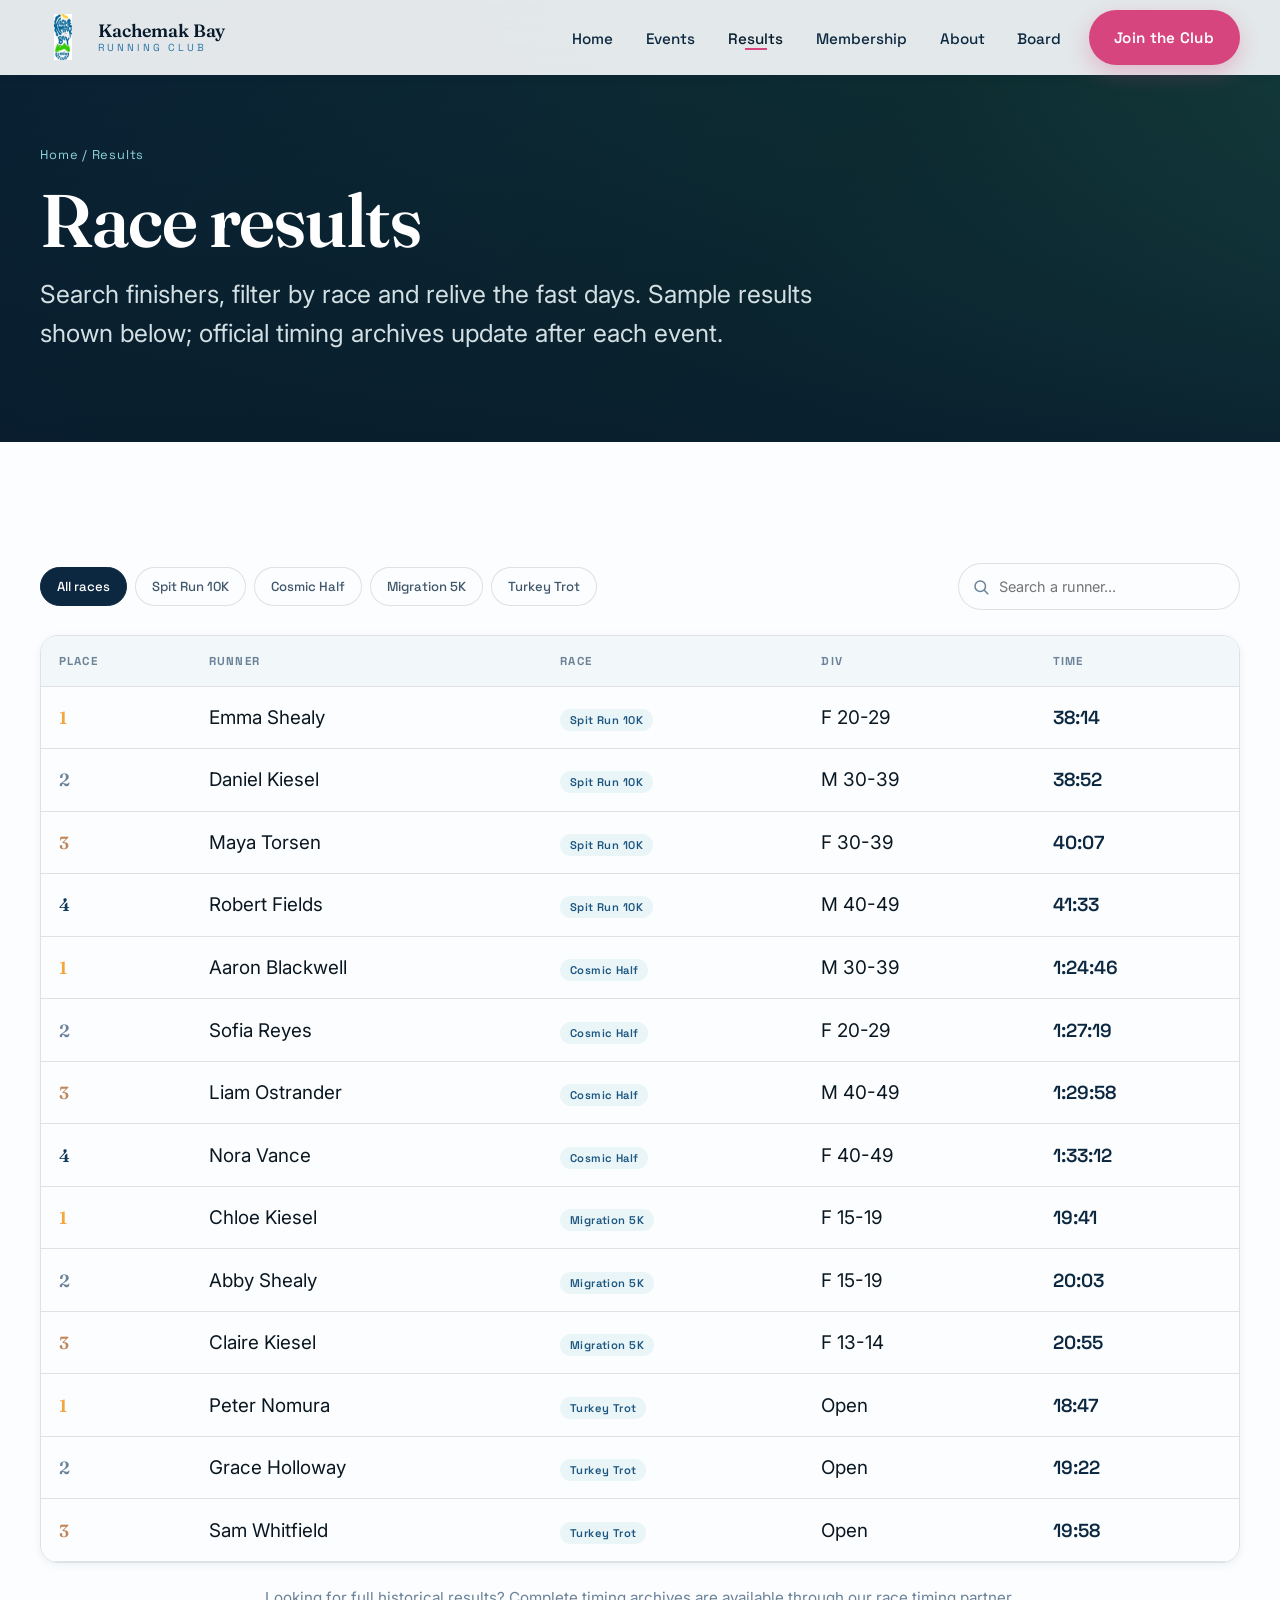
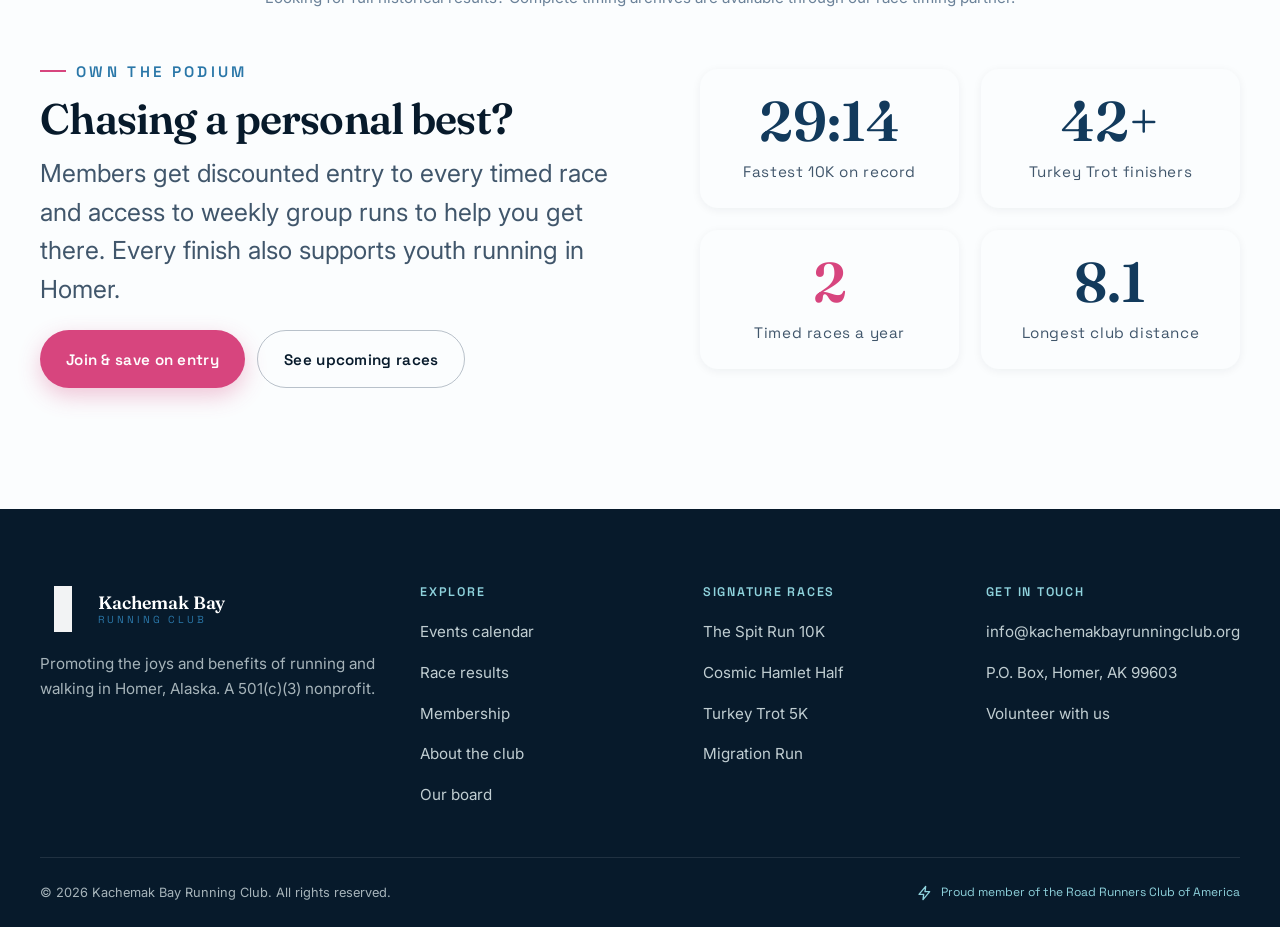
<file: results.html>
<!DOCTYPE html>
<html lang="en">
<head>
<meta charset="UTF-8">
<meta name="viewport" content="width=device-width, initial-scale=1">
<title>Race Results - Kachemak Bay Running Club</title>
<meta name="description" content="Browse and search Kachemak Bay Running Club race results, including the Spit Run 10K, Cosmic Hamlet Half Marathon, Migration Run and Turkey Trot.">
<link rel="preconnect" href="https://fonts.googleapis.com">
<link rel="preconnect" href="https://fonts.gstatic.com" crossorigin>
<link href="https://fonts.googleapis.com/css2?family=Fraunces:ital,opsz,wght@0,9..144,400..700;1,9..144,400..600&family=Inter:wght@400;500;600&family=Space+Grotesk:wght@400;500;600;700&display=swap" rel="stylesheet">
<link rel="stylesheet" href="assets/css/styles.css">
<link rel="icon" type="image/svg+xml" href="assets/img/favicon.svg">
<link rel="apple-touch-icon" href="assets/img/logo.png">
</head>
<body>
<a class="skip-link" href="#main">Skip to content</a>

<header class="site-header is-scrolled" id="siteHeader">
  <div class="container container--wide">
    <nav class="nav" aria-label="Primary">
      <a class="brand" href="index.html" aria-label="Kachemak Bay Running Club home"><img class="brand__logo" src="assets/img/logo.png" data-fallback="assets/img/logo.svg" alt="Kachemak Bay Running Club logo" width="46" height="46"><span class="brand__text"><span class="brand__name">Kachemak Bay</span><span class="brand__tag">Running Club</span></span></a>
      <ul class="nav__links" id="navLinks">
        <li><a class="nav__link" href="index.html">Home</a></li>
        <li><a class="nav__link" href="events.html">Events</a></li>
        <li><a class="nav__link" href="results.html" aria-current="page">Results</a></li>
        <li><a class="nav__link" href="membership.html">Membership</a></li>
        <li><a class="nav__link" href="about.html">About</a></li><li><a class="nav__link" href="board.html">Board</a></li>
        <li class="nav__cta"><a class="btn btn--accent" href="membership.html">Join the Club</a></li>
      </ul>
      <button class="nav-toggle" aria-label="Open menu" aria-expanded="false" aria-controls="navLinks"><span></span><span></span><span></span></button>
    </nav>
  </div>
</header>

<main id="main">

  <section class="page-hero">
    <img class="page-hero__photo" src="assets/img/youth-run.jpg" data-fallback="assets/img/youth-run.svg" alt="" aria-hidden="true">
    <div class="page-hero__bg" aria-hidden="true" style="background:linear-gradient(135deg,#0c2740 0%,#16463a 60%,#2f7d5f 100%)"></div>
    <div class="container">
      <p class="breadcrumb"><a href="index.html">Home</a> / Results</p>
      <h1>Race results</h1>
      <p class="lead">Search finishers, filter by race and relive the fast days. Sample results shown below; official timing archives update after each event.</p>
    </div>
  </section>

  <section class="section">
    <div class="container">

      <div class="results-toolbar">
        <div class="filter-chips" data-results-filters role="group" aria-label="Filter results by race">
          <button class="chip is-active" data-filter="all" aria-pressed="true">All races</button>
          <button class="chip" data-filter="spit" aria-pressed="false">Spit Run 10K</button>
          <button class="chip" data-filter="half" aria-pressed="false">Cosmic Half</button>
          <button class="chip" data-filter="migration" aria-pressed="false">Migration 5K</button>
          <button class="chip" data-filter="turkey" aria-pressed="false">Turkey Trot</button>
        </div>
        <div class="search-box">
          <svg width="18" height="18" viewBox="0 0 24 24" fill="none" stroke="currentColor" stroke-width="2" stroke-linecap="round" stroke-linejoin="round" aria-hidden="true"><circle cx="11" cy="11" r="7"/><path d="m21 21-4.3-4.3"/></svg>
          <label class="visually-hidden" for="resultSearch">Search runners by name</label>
          <input type="search" id="resultSearch" placeholder="Search a runner..." data-search>
        </div>
      </div>

      <div class="table-wrap" data-reveal>
        <table class="results" data-results>
          <caption class="visually-hidden">Race results by finisher</caption>
          <thead>
            <tr><th scope="col">Place</th><th scope="col">Runner</th><th scope="col">Race</th><th scope="col">Div</th><th scope="col">Time</th></tr>
          </thead>
          <tbody>
            <tr data-row data-race="spit" data-name="Emma Shealy"><td><span class="rank rank--1">1</span></td><td>Emma Shealy</td><td><span class="pill">Spit Run 10K</span></td><td>F 20-29</td><td class="time">38:14</td></tr>
            <tr data-row data-race="spit" data-name="Daniel Kiesel"><td><span class="rank rank--2">2</span></td><td>Daniel Kiesel</td><td><span class="pill">Spit Run 10K</span></td><td>M 30-39</td><td class="time">38:52</td></tr>
            <tr data-row data-race="spit" data-name="Maya Torsen"><td><span class="rank rank--3">3</span></td><td>Maya Torsen</td><td><span class="pill">Spit Run 10K</span></td><td>F 30-39</td><td class="time">40:07</td></tr>
            <tr data-row data-race="spit" data-name="Robert Fields"><td><span class="rank">4</span></td><td>Robert Fields</td><td><span class="pill">Spit Run 10K</span></td><td>M 40-49</td><td class="time">41:33</td></tr>
            <tr data-row data-race="half" data-name="Aaron Blackwell"><td><span class="rank rank--1">1</span></td><td>Aaron Blackwell</td><td><span class="pill">Cosmic Half</span></td><td>M 30-39</td><td class="time">1:24:46</td></tr>
            <tr data-row data-race="half" data-name="Sofia Reyes"><td><span class="rank rank--2">2</span></td><td>Sofia Reyes</td><td><span class="pill">Cosmic Half</span></td><td>F 20-29</td><td class="time">1:27:19</td></tr>
            <tr data-row data-race="half" data-name="Liam Ostrander"><td><span class="rank rank--3">3</span></td><td>Liam Ostrander</td><td><span class="pill">Cosmic Half</span></td><td>M 40-49</td><td class="time">1:29:58</td></tr>
            <tr data-row data-race="half" data-name="Nora Vance"><td><span class="rank">4</span></td><td>Nora Vance</td><td><span class="pill">Cosmic Half</span></td><td>F 40-49</td><td class="time">1:33:12</td></tr>
            <tr data-row data-race="migration" data-name="Chloe Kiesel"><td><span class="rank rank--1">1</span></td><td>Chloe Kiesel</td><td><span class="pill">Migration 5K</span></td><td>F 15-19</td><td class="time">19:41</td></tr>
            <tr data-row data-race="migration" data-name="Abby Shealy"><td><span class="rank rank--2">2</span></td><td>Abby Shealy</td><td><span class="pill">Migration 5K</span></td><td>F 15-19</td><td class="time">20:03</td></tr>
            <tr data-row data-race="migration" data-name="Claire Kiesel"><td><span class="rank rank--3">3</span></td><td>Claire Kiesel</td><td><span class="pill">Migration 5K</span></td><td>F 13-14</td><td class="time">20:55</td></tr>
            <tr data-row data-race="turkey" data-name="Peter Nomura"><td><span class="rank rank--1">1</span></td><td>Peter Nomura</td><td><span class="pill">Turkey Trot</span></td><td>Open</td><td class="time">18:47</td></tr>
            <tr data-row data-race="turkey" data-name="Grace Holloway"><td><span class="rank rank--2">2</span></td><td>Grace Holloway</td><td><span class="pill">Turkey Trot</span></td><td>Open</td><td class="time">19:22</td></tr>
            <tr data-row data-race="turkey" data-name="Sam Whitfield"><td><span class="rank rank--3">3</span></td><td>Sam Whitfield</td><td><span class="pill">Turkey Trot</span></td><td>Open</td><td class="time">19:58</td></tr>
            <tr class="empty-row" hidden><td colspan="5">No runners match your search. Try another name or race.</td></tr>
          </tbody>
        </table>
      </div>

      <p style="text-align:center;color:var(--mist);font-size:var(--step--1);margin-top:1.4rem">Looking for full historical results? Complete timing archives are available through our race timing partner.</p>

      <div class="split mt-lg" style="align-items:center">
        <div data-reveal>
          <span class="eyebrow">Own the podium</span>
          <h2 style="font-size:var(--step-3);margin-top:0.8rem">Chasing a personal best?</h2>
          <p class="lead" style="margin-top:0.8rem">Members get discounted entry to every timed race and access to weekly group runs to help you get there. Every finish also supports youth running in Homer.</p>
          <div style="display:flex;gap:0.8rem;flex-wrap:wrap;margin-top:1.4rem">
            <a class="btn btn--accent" href="membership.html">Join &amp; save on entry</a>
            <a class="btn btn--ghost" href="events.html">See upcoming races</a>
          </div>
        </div>
        <div class="stats-grid" data-reveal data-delay="1" style="grid-template-columns:1fr 1fr">
          <div class="stat-block"><div class="num"><span data-count="38" data-suffix="">0</span>:14</div><div class="label">Fastest 10K on record</div></div>
          <div class="stat-block"><div class="num"><span data-count="55" data-suffix="">0</span>+</div><div class="label">Turkey Trot finishers</div></div>
          <div class="stat-block"><div class="num"><em><span data-count="4" data-suffix="">0</span></em></div><div class="label">Timed races a year</div></div>
          <div class="stat-block"><div class="num"><span data-count="13" data-suffix="">0</span>.1</div><div class="label">Longest club distance</div></div>
        </div>
      </div>

    </div>
  </section>

</main>

<footer class="site-footer">
  <div class="container">
    <div class="footer-grid">
      <div class="footer-brand">
        <a class="brand" href="index.html" aria-label="Kachemak Bay Running Club home"><img class="brand__logo" src="assets/img/logo.png" data-fallback="assets/img/logo.svg" alt="Kachemak Bay Running Club logo" width="46" height="46"><span class="brand__text"><span class="brand__name">Kachemak Bay</span><span class="brand__tag">Running Club</span></span></a>
        <p style="margin-top:1.2rem;max-width:34ch">Promoting the joys and benefits of running and walking in Homer, Alaska. A 501(c)(3) nonprofit.</p>
      </div>
      <div class="footer-col"><h4>Explore</h4><ul><li><a href="events.html">Events calendar</a></li><li><a href="results.html">Race results</a></li><li><a href="membership.html">Membership</a></li><li><a href="about.html">About the club</a></li><li><a href="board.html">Our board</a></li></ul></div>
      <div class="footer-col"><h4>Signature races</h4><ul><li><a href="events.html">The Spit Run 10K</a></li><li><a href="events.html">Cosmic Hamlet Half</a></li><li><a href="events.html">Turkey Trot 5K</a></li><li><a href="events.html">Migration Run</a></li></ul></div>
      <div class="footer-col"><h4>Get in touch</h4><ul><li><a href="mailto:info@kachemakbayrunningclub.org">info@kachemakbayrunningclub.org</a></li><li><a href="#">P.O. Box, Homer, AK 99603</a></li><li><a href="membership.html">Volunteer with us</a></li></ul></div>
    </div>
    <div class="footer-bottom">
      <p>&copy; <span data-year>2026</span> Kachemak Bay Running Club. All rights reserved.</p>
      <span class="rrca"><svg width="16" height="16" viewBox="0 0 24 24" fill="none" stroke="currentColor" stroke-width="2" stroke-linecap="round" stroke-linejoin="round"><path d="M13 2 3 14h7l-1 8 10-12h-7z"/></svg> Proud member of the Road Runners Club of America</span>
    </div>
  </div>
</footer>

<script src="assets/js/main.js"></script>
</body>
</html>
</file>
<file: assets/css/styles.css>
/* =====================================================================
   Kachemak Bay Running Club - Design System
   A coastal Alaska palette: deep bay blues, glacier ice, spruce green,
   fireweed magenta, and warm midnight-sun gold.
   ===================================================================== */

/* ---------- Design Tokens ---------- */
:root {
  /* Core palette */
  --bay-900: #071a2b;   /* deep Kachemak Bay at dusk */
  --bay-800: #0c2740;
  --bay-700: #123a5c;
  --bay-600: #1b5580;
  --bay-500: #2a77a8;
  --glacier-400: #57b6c9; /* glacier meltwater */
  --glacier-300: #8fd3dd;
  --ice-100: #e9f5f7;
  --spruce-700: #16463a;  /* Sitka spruce */
  --spruce-500: #2f7d5f;
  --fireweed: #d7457e;    /* fireweed blooms */
  --fireweed-soft: #f2a7c4;
  --sun-500: #f4a63c;     /* midnight sun */
  --sun-300: #ffd08a;

  /* Neutrals */
  --ink: #0a1721;
  --slate: #40566b;
  --mist: #6b8299;
  --paper: #fbfdfe;
  --paper-2: #f2f7f9;
  --line: rgba(12, 39, 64, 0.12);

  /* Semantic */
  --bg: var(--paper);
  --fg: var(--ink);
  --brand: var(--bay-600);
  --accent: var(--fireweed);

  /* Typography */
  --font-display: "Fraunces", "Times New Roman", Georgia, serif;
  --font-sans: "Space Grotesk", "Segoe UI", system-ui, -apple-system, sans-serif;
  --font-body: "Inter", system-ui, -apple-system, "Segoe UI", sans-serif;

  /* Rhythm */
  --step--1: clamp(0.83rem, 0.78rem + 0.24vw, 0.95rem);
  --step-0: clamp(1rem, 0.93rem + 0.34vw, 1.18rem);
  --step-1: clamp(1.2rem, 1.08rem + 0.6vw, 1.55rem);
  --step-2: clamp(1.44rem, 1.24rem + 1vw, 2.05rem);
  --step-3: clamp(1.73rem, 1.42rem + 1.55vw, 2.7rem);
  --step-4: clamp(2.07rem, 1.6rem + 2.36vw, 3.58rem);
  --step-5: clamp(2.49rem, 1.77rem + 3.6vw, 4.72rem);
  --step-6: clamp(2.99rem, 1.9rem + 5.45vw, 6.24rem);

  --container: 1200px;
  --gutter: clamp(1.1rem, 0.6rem + 2.4vw, 2.6rem);
  --radius: 18px;
  --radius-lg: 28px;
  --radius-sm: 10px;
  --shadow-sm: 0 2px 10px rgba(7, 26, 43, 0.06);
  --shadow-md: 0 14px 40px rgba(7, 26, 43, 0.12);
  --shadow-lg: 0 30px 80px rgba(7, 26, 43, 0.22);
  --ease: cubic-bezier(0.22, 1, 0.36, 1);
}

/* ---------- Reset ---------- */
*, *::before, *::after { box-sizing: border-box; }
* { margin: 0; }
html { scroll-behavior: smooth; -webkit-text-size-adjust: 100%; }
body {
  font-family: var(--font-body);
  font-size: var(--step-0);
  line-height: 1.65;
  color: var(--fg);
  background: var(--bg);
  -webkit-font-smoothing: antialiased;
  text-rendering: optimizeLegibility;
  overflow-x: hidden;
}
img, svg, video { display: block; max-width: 100%; }
a { color: inherit; text-decoration: none; }
button { font: inherit; cursor: pointer; }
ul[role="list"] { list-style: none; padding: 0; }
:focus-visible {
  outline: 3px solid var(--sun-500);
  outline-offset: 3px;
  border-radius: 4px;
}

/* ---------- Typography ---------- */
h1, h2, h3, h4 {
  font-family: var(--font-display);
  font-weight: 600;
  line-height: 1.05;
  letter-spacing: -0.02em;
  color: var(--bay-900);
  font-optical-sizing: auto;
}
.eyebrow {
  font-family: var(--font-sans);
  font-size: var(--step--1);
  font-weight: 600;
  letter-spacing: 0.22em;
  text-transform: uppercase;
  color: var(--bay-500);
  display: inline-flex;
  align-items: center;
  gap: 0.6rem;
}
.eyebrow::before {
  content: "";
  width: 26px;
  height: 2px;
  background: var(--fireweed);
  display: inline-block;
}
.lead { font-size: var(--step-1); color: var(--slate); line-height: 1.55; }

/* ---------- Layout ---------- */
.container {
  width: min(100% - (var(--gutter) * 2), var(--container));
  margin-inline: auto;
}
.container--wide { --container: 1360px; }
.section { padding-block: clamp(3.5rem, 2rem + 7vw, 8rem); }
.section--tight { padding-block: clamp(2.5rem, 1.5rem + 4vw, 5rem); }
.stack > * + * { margin-top: 1.1rem; }
.grid { display: grid; gap: clamp(1.2rem, 0.8rem + 1.6vw, 2.2rem); }

.skip-link {
  position: absolute;
  left: 1rem;
  top: -100px;
  background: var(--bay-900);
  color: #fff;
  padding: 0.7rem 1.1rem;
  border-radius: 8px;
  z-index: 1000;
  transition: top 0.2s var(--ease);
}
.skip-link:focus { top: 1rem; }

/* ---------- Buttons ---------- */
.btn {
  --btn-bg: var(--bay-600);
  --btn-fg: #fff;
  display: inline-flex;
  align-items: center;
  gap: 0.6rem;
  padding: 0.95rem 1.6rem;
  background: var(--btn-bg);
  color: var(--btn-fg);
  font-family: var(--font-sans);
  font-weight: 600;
  font-size: var(--step--1);
  letter-spacing: 0.02em;
  border: none;
  border-radius: 999px;
  position: relative;
  overflow: hidden;
  transition: transform 0.35s var(--ease), box-shadow 0.35s var(--ease);
  box-shadow: 0 8px 22px rgba(27, 85, 128, 0.28);
  isolation: isolate;
}
.btn::after {
  content: "";
  position: absolute;
  inset: 0;
  background: linear-gradient(120deg, transparent 30%, rgba(255, 255, 255, 0.28), transparent 70%);
  transform: translateX(-120%);
  transition: transform 0.7s var(--ease);
  z-index: -1;
}
.btn:hover { transform: translateY(-3px); box-shadow: 0 16px 34px rgba(27, 85, 128, 0.36); }
.btn:hover::after { transform: translateX(120%); }
.btn:active { transform: translateY(-1px); }
.btn--accent { --btn-bg: var(--fireweed); box-shadow: 0 8px 22px rgba(215, 69, 126, 0.3); }
.btn--accent:hover { box-shadow: 0 16px 34px rgba(215, 69, 126, 0.4); }
.btn--sun { --btn-bg: var(--sun-500); --btn-fg: var(--bay-900); box-shadow: 0 8px 22px rgba(244, 166, 60, 0.32); }
.btn--ghost {
  --btn-bg: transparent;
  --btn-fg: var(--bay-900);
  box-shadow: none;
  border: 1.5px solid rgba(12, 39, 64, 0.28);
}
.btn--ghost:hover { box-shadow: none; background: rgba(12, 39, 64, 0.05); }
.btn--on-dark { --btn-fg: var(--bay-900); --btn-bg: #fff; }
.btn--ghost.btn--on-dark {
  --btn-bg: transparent; --btn-fg: #fff; border-color: rgba(255, 255, 255, 0.5);
}
.btn--ghost.btn--on-dark:hover { background: rgba(255, 255, 255, 0.12); }
.btn--lg { padding: 1.1rem 2rem; font-size: var(--step-0); }

.arrow-link {
  font-family: var(--font-sans);
  font-weight: 600;
  font-size: var(--step--1);
  color: var(--bay-600);
  display: inline-flex;
  align-items: center;
  gap: 0.5rem;
}
.arrow-link svg { transition: transform 0.3s var(--ease); }
.arrow-link:hover svg { transform: translateX(5px); }

/* ---------- Header / Nav ---------- */
.site-header {
  position: fixed;
  inset: 0 0 auto 0;
  z-index: 100;
  padding-block: 0.6rem;
  /* Always visible: solid, readable header from the very top of every page. */
  background: rgba(251, 253, 254, 0.9);
  backdrop-filter: blur(14px);
  -webkit-backdrop-filter: blur(14px);
  box-shadow: 0 1px 0 var(--line), var(--shadow-sm);
  transition: box-shadow 0.4s var(--ease), padding 0.4s var(--ease);
}
/* Slightly stronger shadow once the user scrolls, but the bar is always shown. */
.site-header.is-scrolled {
  background: rgba(251, 253, 254, 0.94);
  box-shadow: 0 2px 18px rgba(7, 26, 43, 0.1);
}
.nav {
  display: flex;
  align-items: center;
  justify-content: space-between;
  gap: 1rem;
}
.brand { display: flex; align-items: center; gap: 0.75rem; z-index: 2; }
.brand__mark { width: 46px; height: 46px; flex: none; }
.brand__text { display: flex; flex-direction: column; line-height: 1; }
.brand__name {
  font-family: var(--font-display);
  font-weight: 600;
  font-size: 1.12rem;
  color: var(--bay-900);
  letter-spacing: -0.01em;
}
.brand__tag {
  font-family: var(--font-sans);
  font-size: 0.64rem;
  letter-spacing: 0.28em;
  text-transform: uppercase;
  color: var(--bay-500);
  margin-top: 3px;
}
.site-header:not(.is-scrolled) .theme-dark .brand__name,
.nav-on-dark .brand__name { color: #fff; }

.nav__links {
  display: flex;
  align-items: center;
  gap: 0.35rem;
  list-style: none;
}
.nav__link {
  font-family: var(--font-sans);
  font-weight: 500;
  font-size: 0.95rem;
  padding: 0.5rem 0.85rem;
  border-radius: 999px;
  color: var(--bay-800);
  position: relative;
  transition: color 0.25s var(--ease), background 0.25s var(--ease);
}
.nav__link::after {
  content: "";
  position: absolute;
  left: 50%;
  bottom: 6px;
  width: 0;
  height: 2px;
  background: var(--fireweed);
  transform: translateX(-50%);
  transition: width 0.3s var(--ease);
}
.nav__link:hover, .nav__link[aria-current="page"] { color: var(--bay-900); }
.nav__link:hover::after, .nav__link[aria-current="page"]::after { width: 22px; }
.nav__cta { margin-left: 0.5rem; }

.nav-toggle {
  display: none;
  flex-direction: column;
  gap: 5px;
  background: none;
  border: none;
  padding: 0.5rem;
  z-index: 2;
}
.nav-toggle span {
  width: 26px; height: 2px; background: var(--bay-900);
  border-radius: 2px; transition: transform 0.3s var(--ease), opacity 0.3s var(--ease);
}

@media (max-width: 960px) {
  .nav-toggle { display: flex; position: relative; z-index: 300; }
  /* When the dark menu is open, the toggle turns into a white X so it stays
     visible and tappable above the panel. */
  .nav-toggle.is-active span { background: #fff; }
  /* iOS/WebKit: an ancestor with backdrop-filter becomes the containing block
     for position:fixed children, which would trap and clip the full-screen menu
     inside the short header bar. Drop the blur on mobile so the fixed menu panel
     fills the viewport correctly. The header stays solid and readable. */
  .site-header {
    backdrop-filter: none;
    -webkit-backdrop-filter: none;
    background: rgba(251, 253, 254, 0.98);
  }
  .nav__links {
    position: fixed;
    inset: 0;
    width: 100%;
    height: 100%;
    min-height: 100vh;
    flex-direction: column;
    justify-content: flex-start;
    align-items: stretch;
    gap: 0.25rem;
    background: linear-gradient(160deg, var(--bay-900), var(--bay-700));
    padding: 5.5rem 1.5rem 2rem;
    transform: translateX(100%);
    transition: transform 0.4s var(--ease);
    overflow-y: auto;
    -webkit-overflow-scrolling: touch;
    z-index: 200;
  }
  .nav__links.is-open { transform: translateX(0); }
  .nav__link {
    color: #eaf4f8;
    font-size: clamp(1.3rem, 5vw, 1.6rem);
    font-family: var(--font-display);
    padding: 0.55rem 0.4rem;
    text-align: center;
  }
  .nav__link::after { display: none; }
  /* Keep the current page's link readable on the dark mobile menu (the desktop
     rule makes it dark navy, which is invisible here). Highlight it in the sun
     accent so users can still see which page they are on. */
  .nav__link:hover,
  .nav__link[aria-current="page"] { color: var(--sun-300); }
  .nav__cta { margin: 1rem 0 0; }
  body.nav-open { overflow: hidden; }
  .nav-toggle.is-active span:nth-child(1) { transform: translateY(7px) rotate(45deg); }
  .nav-toggle.is-active span:nth-child(2) { opacity: 0; }
  .nav-toggle.is-active span:nth-child(3) { transform: translateY(-7px) rotate(-45deg); }
}

/* ---------- Hero ---------- */
.hero {
  position: relative;
  min-height: 100svh;
  display: grid;
  align-items: end;
  color: #fff;
  overflow: hidden;
  isolation: isolate;
}
.hero__scene { position: absolute; inset: 0; z-index: -2; }
.hero__scene svg { width: 100%; height: 100%; }
.hero__overlay {
  position: absolute;
  inset: 0;
  z-index: -1;
  background:
    radial-gradient(120% 90% at 15% 5%, rgba(7, 26, 43, 0.1), transparent 55%),
    linear-gradient(to top, rgba(7, 26, 43, 0.86) 0%, rgba(7, 26, 43, 0.32) 42%, rgba(7, 26, 43, 0.12) 100%);
}
.hero__inner { padding-block: clamp(6rem, 12vh, 11rem) clamp(3rem, 8vh, 6rem); }
.hero__eyebrow {
  color: var(--sun-300);
  background: rgba(7, 26, 43, 0.35);
  border: 1px solid rgba(255, 255, 255, 0.18);
  padding: 0.5rem 1rem;
  border-radius: 999px;
  backdrop-filter: blur(6px);
}
.hero__eyebrow::before { background: var(--sun-300); }
.hero h1 {
  color: #fff;
  font-size: var(--step-6);
  max-width: 16ch;
  margin-top: 1.4rem;
  text-shadow: 0 4px 40px rgba(7, 26, 43, 0.5);
}
.hero h1 em { font-style: italic; color: var(--sun-300); }
.hero__sub {
  font-size: var(--step-1);
  max-width: 46ch;
  margin-top: 1.4rem;
  color: rgba(233, 245, 247, 0.92);
}
.hero__actions { display: flex; flex-wrap: wrap; gap: 0.9rem; margin-top: 2.2rem; }
.hero__stats {
  display: flex;
  flex-wrap: wrap;
  gap: clamp(1.5rem, 4vw, 3.5rem);
  margin-top: 3.2rem;
  padding-top: 2rem;
  border-top: 1px solid rgba(255, 255, 255, 0.18);
}
.hero__stat .num {
  font-family: var(--font-display);
  font-size: var(--step-3);
  font-weight: 600;
  color: #fff;
  display: block;
  line-height: 1;
}
.hero__stat .label {
  font-family: var(--font-sans);
  font-size: var(--step--1);
  letter-spacing: 0.1em;
  text-transform: uppercase;
  color: var(--glacier-300);
  margin-top: 0.5rem;
}
.scroll-cue {
  position: absolute;
  bottom: 1.5rem;
  left: 50%;
  transform: translateX(-50%);
  font-family: var(--font-sans);
  font-size: 0.68rem;
  letter-spacing: 0.25em;
  text-transform: uppercase;
  color: rgba(255, 255, 255, 0.7);
  display: flex;
  flex-direction: column;
  align-items: center;
  gap: 0.5rem;
}
.scroll-cue .line { width: 1px; height: 40px; background: rgba(255, 255, 255, 0.5); overflow: hidden; position: relative; }
.scroll-cue .line::after {
  content: ""; position: absolute; top: -40px; left: 0; width: 1px; height: 40px;
  background: var(--sun-300); animation: cue 2.2s var(--ease) infinite;
}
@keyframes cue { 0% { transform: translateY(0); } 60%, 100% { transform: translateY(80px); } }

/* Parallax scene layers */
.layer { transition: transform 0.1s linear; will-change: transform; }

/* ---------- Marquee ---------- */
.marquee {
  background: var(--bay-900);
  color: var(--ice-100);
  padding-block: 1rem;
  overflow: hidden;
  border-top: 1px solid rgba(255, 255, 255, 0.08);
  border-bottom: 1px solid rgba(255, 255, 255, 0.08);
}
.marquee__track {
  display: flex;
  gap: 3rem;
  width: max-content;
  animation: marquee 32s linear infinite;
  font-family: var(--font-display);
  font-size: var(--step-2);
  font-style: italic;
}
.marquee:hover .marquee__track { animation-play-state: paused; }
.marquee__track span { display: inline-flex; align-items: center; gap: 3rem; white-space: nowrap; }
.marquee__track span::after { content: "\2022"; color: var(--fireweed); }
@keyframes marquee { to { transform: translateX(-50%); } }

/* ---------- Section headers ---------- */
.section-head { max-width: 640px; margin-bottom: clamp(2rem, 4vw, 3.5rem); }
.section-head.center { margin-inline: auto; text-align: center; }
.section-head h2 { font-size: var(--step-4); margin-top: 0.9rem; }
.section-head .lead { margin-top: 1.1rem; }

/* ---------- Mission / split ---------- */
.split { display: grid; grid-template-columns: 1.05fr 0.95fr; gap: clamp(2rem, 5vw, 5rem); align-items: center; }
@media (max-width: 860px) { .split { grid-template-columns: 1fr; } }
.mission-card {
  position: relative;
  border-radius: var(--radius-lg);
  overflow: hidden;
  aspect-ratio: 4 / 5;
  background: linear-gradient(160deg, var(--bay-700), var(--spruce-700));
  box-shadow: var(--shadow-lg);
}
.mission-card svg { position: absolute; inset: 0; width: 100%; height: 100%; }
.mission-badge {
  position: absolute;
  bottom: 1.4rem; left: 1.4rem; right: 1.4rem;
  background: rgba(251, 253, 254, 0.92);
  backdrop-filter: blur(8px);
  border-radius: var(--radius);
  padding: 1.2rem 1.4rem;
  display: flex; gap: 1rem; align-items: center;
  box-shadow: var(--shadow-md);
}
.mission-badge .ring {
  width: 52px; height: 52px; border-radius: 50%; flex: none;
  background: conic-gradient(var(--fireweed) 0 78%, rgba(12,39,64,0.12) 78% 100%);
  display: grid; place-items: center;
}
.mission-badge .ring span {
  width: 40px; height: 40px; border-radius: 50%; background: #fff;
  display: grid; place-items: center; font-family: var(--font-sans);
  font-weight: 700; font-size: 0.8rem; color: var(--bay-800);
}
.value-list { display: grid; gap: 1rem; margin-top: 1.8rem; }
.value {
  display: flex; gap: 1rem; padding: 1.1rem 1.2rem;
  border: 1px solid var(--line); border-radius: var(--radius);
  background: var(--paper); transition: transform 0.35s var(--ease), box-shadow 0.35s var(--ease), border-color 0.35s var(--ease);
}
.value:hover { transform: translateY(-4px); box-shadow: var(--shadow-md); border-color: transparent; }
.value__icon {
  width: 46px; height: 46px; flex: none; border-radius: 12px;
  background: var(--ice-100); display: grid; place-items: center; color: var(--bay-600);
}
.value h3 { font-size: var(--step-1); font-family: var(--font-sans); font-weight: 700; letter-spacing: -0.01em; }
.value p { font-size: var(--step--1); color: var(--slate); margin-top: 0.2rem; }

/* ---------- Events ---------- */
.events-section { background: var(--bay-900); color: var(--ice-100); position: relative; overflow: hidden; }
.events-section::before {
  content: ""; position: absolute; inset: 0;
  background: radial-gradient(80% 60% at 85% -10%, rgba(87, 182, 201, 0.18), transparent 60%),
              radial-gradient(60% 50% at 0% 100%, rgba(215, 69, 126, 0.16), transparent 60%);
  pointer-events: none;
}
.events-section .section-head h2 { color: #fff; }
.events-section .eyebrow { color: var(--glacier-300); }
.events-grid { display: grid; grid-template-columns: repeat(auto-fit, minmax(280px, 1fr)); gap: 1.4rem; }
.event-card {
  position: relative;
  border-radius: var(--radius-lg);
  overflow: hidden;
  min-height: 380px;
  display: flex;
  flex-direction: column;
  justify-content: flex-end;
  padding: 1.6rem;
  color: #fff;
  isolation: isolate;
  border: 1px solid rgba(255, 255, 255, 0.08);
}
.event-card__bg { position: absolute; inset: 0; z-index: -2; transition: transform 0.8s var(--ease); }
.event-card__bg svg { width: 100%; height: 100%; }
.event-card::after {
  content: ""; position: absolute; inset: 0; z-index: -1;
  background: linear-gradient(to top, rgba(7,26,43,0.92) 5%, rgba(7,26,43,0.35) 55%, rgba(7,26,43,0.1) 100%);
}
.event-card:hover .event-card__bg { transform: scale(1.08); }
.event-card__date {
  position: absolute; top: 1.2rem; left: 1.2rem;
  background: rgba(251,253,254,0.95); color: var(--bay-900);
  border-radius: 14px; padding: 0.5rem 0.7rem; text-align: center; line-height: 1;
  box-shadow: var(--shadow-sm); min-width: 58px;
}
.event-card__date .m { font-family: var(--font-sans); font-weight: 700; font-size: 0.7rem; letter-spacing: 0.14em; text-transform: uppercase; color: var(--fireweed); }
.event-card__date .d { font-family: var(--font-display); font-weight: 600; font-size: 1.5rem; display: block; margin-top: 2px; }
.event-card__tag {
  position: absolute; top: 1.2rem; right: 1.2rem;
  font-family: var(--font-sans); font-size: 0.66rem; letter-spacing: 0.12em; text-transform: uppercase;
  background: rgba(7,26,43,0.4); border: 1px solid rgba(255,255,255,0.25);
  padding: 0.35rem 0.7rem; border-radius: 999px; backdrop-filter: blur(6px);
}
.event-card h3 { color: #fff; font-size: var(--step-2); }
.event-card p { font-size: var(--step--1); color: rgba(233,245,247,0.85); margin-top: 0.5rem; }
.event-card__meta { display: flex; flex-wrap: wrap; gap: 0.5rem 1.1rem; margin-top: 1rem; font-family: var(--font-sans); font-size: 0.8rem; color: var(--glacier-300); }
.event-card__meta span { display: inline-flex; align-items: center; gap: 0.35rem; }

/* ---------- Stats band ---------- */
.stats-band { background: var(--paper-2); }
.stats-grid { display: grid; grid-template-columns: repeat(auto-fit, minmax(180px, 1fr)); gap: 1.4rem; text-align: center; }
.stat-block { padding: 1.5rem 1rem; border-radius: var(--radius); background: var(--paper); box-shadow: var(--shadow-sm); }
.stat-block .num { font-family: var(--font-display); font-weight: 600; font-size: var(--step-4); color: var(--bay-700); line-height: 1; }
.stat-block .num em { color: var(--fireweed); font-style: normal; }
.stat-block .label { font-family: var(--font-sans); font-size: var(--step--1); color: var(--slate); margin-top: 0.6rem; letter-spacing: 0.04em; }

/* ---------- Membership tiers ---------- */
.tiers { display: grid; grid-template-columns: repeat(auto-fit, minmax(240px, 1fr)); gap: 1.4rem; align-items: stretch; }
.tier {
  display: flex; flex-direction: column;
  border: 1px solid var(--line); border-radius: var(--radius-lg);
  padding: 1.8rem 1.6rem; background: var(--paper);
  transition: transform 0.4s var(--ease), box-shadow 0.4s var(--ease), border-color 0.4s var(--ease);
  position: relative; overflow: hidden;
}
.tier:hover { transform: translateY(-6px); box-shadow: var(--shadow-lg); }
.tier--featured { border-color: transparent; background: linear-gradient(165deg, var(--bay-800), var(--bay-700)); color: var(--ice-100); box-shadow: var(--shadow-lg); }
.tier__flag {
  position: absolute; top: 1.2rem; right: -2.4rem; transform: rotate(45deg);
  background: var(--fireweed); color: #fff; font-family: var(--font-sans); font-weight: 700;
  font-size: 0.62rem; letter-spacing: 0.14em; text-transform: uppercase; padding: 0.3rem 3rem;
}
.tier h3 { font-family: var(--font-sans); font-weight: 700; font-size: var(--step-1); }
.tier .price { font-family: var(--font-display); font-size: var(--step-4); color: var(--bay-800); margin: 0.6rem 0 0.2rem; }
.tier .price span { font-family: var(--font-sans); font-size: var(--step--1); color: var(--mist); font-weight: 500; }
/* Featured (dark) tier: keep price and heading white so they are readable. */
.tier.tier--featured h3, .tier.tier--featured .price { color: #fff; }
.tier.tier--featured .price span { color: var(--glacier-300); }
.tier ul { list-style: none; padding: 0; margin: 1.4rem 0; display: grid; gap: 0.7rem; flex: 1; }
.tier li { display: flex; gap: 0.6rem; font-size: var(--step--1); }
.tier li svg { flex: none; color: var(--spruce-500); margin-top: 3px; }
.tier--featured li svg { color: var(--sun-300); }
.tier .btn { width: 100%; justify-content: center; }

/* ---------- Results table ---------- */
.results-toolbar { display: flex; flex-wrap: wrap; gap: 0.8rem; align-items: center; justify-content: space-between; margin-bottom: 1.6rem; }
.filter-chips { display: flex; flex-wrap: wrap; gap: 0.5rem; }
.chip {
  font-family: var(--font-sans); font-size: 0.82rem; font-weight: 500;
  padding: 0.5rem 1rem; border-radius: 999px; border: 1px solid var(--line);
  background: var(--paper); color: var(--slate); transition: all 0.25s var(--ease);
}
.chip:hover { border-color: var(--bay-500); color: var(--bay-700); }
.chip.is-active { background: var(--bay-800); color: #fff; border-color: var(--bay-800); }
.search-box { position: relative; }
.search-box input {
  font: inherit; font-size: 0.9rem; padding: 0.65rem 1rem 0.65rem 2.5rem;
  border: 1px solid var(--line); border-radius: 999px; background: var(--paper);
  min-width: 220px; color: var(--ink);
}
.search-box svg { position: absolute; left: 0.9rem; top: 50%; transform: translateY(-50%); color: var(--mist); }
.table-wrap { overflow-x: auto; border-radius: var(--radius); border: 1px solid var(--line); box-shadow: var(--shadow-sm); }
table.results { width: 100%; border-collapse: collapse; min-width: 640px; background: var(--paper); }
table.results th, table.results td { padding: 0.95rem 1.1rem; text-align: left; }
table.results thead th {
  font-family: var(--font-sans); font-size: 0.72rem; letter-spacing: 0.1em; text-transform: uppercase;
  color: var(--mist); background: var(--paper-2); border-bottom: 1px solid var(--line);
}
table.results tbody tr { border-bottom: 1px solid var(--line); transition: background 0.2s var(--ease); }
table.results tbody tr:hover { background: var(--ice-100); }
table.results tbody tr:last-child { border-bottom: none; }
.rank { font-family: var(--font-display); font-weight: 600; font-size: 1.1rem; color: var(--bay-700); }
.rank--1 { color: var(--sun-500); }
.rank--2 { color: var(--mist); }
.rank--3 { color: #c08457; }
.time { font-family: var(--font-sans); font-weight: 600; color: var(--bay-800); }
.pill {
  font-family: var(--font-sans); font-size: 0.7rem; font-weight: 600; letter-spacing: 0.04em;
  padding: 0.25rem 0.6rem; border-radius: 999px; background: var(--ice-100); color: var(--bay-600);
}
.empty-row td { text-align: center; color: var(--mist); padding: 2.5rem; font-style: italic; }

/* ---------- Timeline (About) ---------- */
.timeline { position: relative; margin-top: 2rem; padding-left: 2rem; }
.timeline::before { content: ""; position: absolute; left: 6px; top: 8px; bottom: 8px; width: 2px; background: linear-gradient(var(--bay-500), var(--fireweed)); }
.timeline li { position: relative; padding-bottom: 2rem; }
.timeline li::before {
  content: ""; position: absolute; left: -2rem; top: 5px; width: 14px; height: 14px; border-radius: 50%;
  background: var(--paper); border: 3px solid var(--bay-500); transform: translateX(0);
}
.timeline .year { font-family: var(--font-display); font-weight: 600; font-size: var(--step-1); color: var(--bay-700); }
.timeline p { color: var(--slate); margin-top: 0.3rem; }

.board-grid { display: grid; grid-template-columns: repeat(auto-fit, minmax(200px, 1fr)); gap: 1.4rem; }
.board-card { text-align: center; padding: 1.6rem 1rem; border: 1px solid var(--line); border-radius: var(--radius); background: var(--paper); transition: transform 0.35s var(--ease), box-shadow 0.35s var(--ease); }
.board-card:hover { transform: translateY(-5px); box-shadow: var(--shadow-md); }
.board-card .avatar {
  width: 84px; height: 84px; border-radius: 50%; margin: 0 auto 1rem;
  display: grid; place-items: center; font-family: var(--font-display); font-weight: 600;
  font-size: 1.8rem; color: #fff;
}
.board-card h3 { font-family: var(--font-sans); font-weight: 700; font-size: var(--step-0); }
.board-card p { font-size: var(--step--1); color: var(--mist); }

/* ---------- CTA band ---------- */
.cta-band { position: relative; overflow: hidden; background: linear-gradient(150deg, var(--bay-800), var(--spruce-700)); color: #fff; border-radius: var(--radius-lg); padding: clamp(2.5rem, 5vw, 5rem); text-align: center; }
.cta-band::before { content: ""; position: absolute; inset: 0; background: radial-gradient(60% 80% at 80% 20%, rgba(244,166,60,0.25), transparent 60%); }
.cta-band > * { position: relative; }
.cta-band h2 { color: #fff; font-size: var(--step-4); }
.cta-band p { color: rgba(233,245,247,0.9); max-width: 52ch; margin: 1rem auto 2rem; font-size: var(--step-1); }
.cta-actions { display: flex; flex-wrap: wrap; gap: 0.9rem; justify-content: center; }

/* ---------- Page hero (interior) ---------- */
.page-hero { position: relative; padding-top: clamp(8rem, 16vh, 12rem); padding-bottom: clamp(3rem, 7vw, 6rem); color: #fff; overflow: hidden; isolation: isolate; }
.page-hero__bg { position: absolute; inset: 0; z-index: -2; }
.page-hero__bg svg { width: 100%; height: 100%; }
.page-hero::after { content: ""; position: absolute; inset: 0; z-index: -1; background: linear-gradient(to top, rgba(7,26,43,0.9), rgba(7,26,43,0.5)); }
.page-hero h1 { color: #fff; font-size: var(--step-5); max-width: 18ch; }
.page-hero .lead { color: rgba(233,245,247,0.9); max-width: 52ch; margin-top: 1rem; }
.breadcrumb { font-family: var(--font-sans); font-size: 0.8rem; letter-spacing: 0.06em; color: var(--glacier-300); margin-bottom: 1rem; }
.breadcrumb a:hover { color: #fff; }

/* ---------- Footer ---------- */
.site-footer { background: var(--bay-900); color: var(--ice-100); padding-top: clamp(3rem, 6vw, 5rem); }
.footer-grid { display: grid; grid-template-columns: 1.4fr repeat(3, 1fr); gap: 2.5rem; }
@media (max-width: 820px) { .footer-grid { grid-template-columns: 1fr 1fr; } }
@media (max-width: 500px) { .footer-grid { grid-template-columns: 1fr; } }
.footer-brand .brand__name { color: #fff; }
.site-footer p { color: rgba(233,245,247,0.7); font-size: var(--step--1); }
.footer-col h4 { font-family: var(--font-sans); font-size: 0.78rem; letter-spacing: 0.14em; text-transform: uppercase; color: var(--glacier-300); margin-bottom: 1rem; }
.footer-col ul { list-style: none; padding: 0; display: grid; gap: 0.6rem; }
.footer-col a { font-size: var(--step--1); color: rgba(233,245,247,0.82); transition: color 0.2s var(--ease); }
.footer-col a:hover { color: #fff; }
.socials { display: flex; gap: 0.6rem; margin-top: 1.2rem; }
.socials a { width: 40px; height: 40px; border-radius: 50%; border: 1px solid rgba(255,255,255,0.18); display: grid; place-items: center; transition: background 0.25s var(--ease), transform 0.25s var(--ease); }
.socials a:hover { background: rgba(255,255,255,0.12); transform: translateY(-3px); }
.footer-bottom { margin-top: 3rem; padding: 1.5rem 0; border-top: 1px solid rgba(255,255,255,0.1); display: flex; flex-wrap: wrap; gap: 1rem; justify-content: space-between; align-items: center; }
.footer-bottom p { font-size: 0.8rem; }
.footer-bottom .rrca { display: inline-flex; align-items: center; gap: 0.5rem; font-family: var(--font-sans); font-size: 0.75rem; color: var(--glacier-300); }

/* ---------- Reveal animations ---------- */
[data-reveal] { opacity: 0; transform: translateY(28px); transition: opacity 0.8s var(--ease), transform 0.8s var(--ease); }
[data-reveal].is-visible { opacity: 1; transform: none; }
[data-reveal][data-delay="1"] { transition-delay: 0.08s; }
[data-reveal][data-delay="2"] { transition-delay: 0.16s; }
[data-reveal][data-delay="3"] { transition-delay: 0.24s; }
[data-reveal][data-delay="4"] { transition-delay: 0.32s; }

@media (prefers-reduced-motion: reduce) {
  *, *::before, *::after { animation-duration: 0.001ms !important; animation-iteration-count: 1 !important; transition-duration: 0.001ms !important; scroll-behavior: auto !important; }
  [data-reveal] { opacity: 1; transform: none; }
  .scroll-cue .line::after { display: none; }
}

/* ---------- Utilities ---------- */
.text-center { text-align: center; }
.mt-lg { margin-top: 2.5rem; }
.visually-hidden { position: absolute; width: 1px; height: 1px; padding: 0; margin: -1px; overflow: hidden; clip: rect(0 0 0 0); white-space: nowrap; border: 0; }


/* =====================================================================
   Photo integration
   Real photos layer on top of the SVG scene fallbacks. The <img> uses
   onerror to swap to the .svg placeholder when the .jpg is not present,
   so dropping real photos in requires no HTML changes.
   ===================================================================== */
.photo-fill { position: absolute; inset: 0; width: 100%; height: 100%; object-fit: cover; }

/* Logo image in the brand lockup (replaces the inline SVG mark when present) */
.brand__logo { width: 46px; height: 46px; flex: none; object-fit: contain; }
.site-footer .brand__logo { filter: brightness(0) invert(1) grayscale(1); opacity: 0.95; }

/* Hero photo sits behind the scene layer and the overlay */
.hero__photo { position: absolute; inset: 0; z-index: -3; width: 100%; height: 100%; object-fit: cover; }
/* Solid, refined color background used when no photo is present (photo-ready). */
.hero__scene--solid {
  background:
    radial-gradient(120% 90% at 78% 12%, rgba(87, 182, 201, 0.28), transparent 55%),
    radial-gradient(90% 80% at 10% 90%, rgba(215, 69, 126, 0.18), transparent 55%),
    linear-gradient(150deg, #071a2b 0%, #0c2740 40%, #123a5c 75%, #1b5580 100%);
}
/* When a real hero photo loads, let it show cleanly (the solid scene stays as a
   quiet base behind it and the overlay keeps text readable). */

/* Page hero photo */
.page-hero__photo { position: absolute; inset: 0; z-index: -3; width: 100%; height: 100%; object-fit: cover; }

/* Framed photo used in split sections (mission, about) */
.photo-frame { position: relative; border-radius: var(--radius-lg); overflow: hidden; box-shadow: var(--shadow-lg); aspect-ratio: 4 / 5; }
.photo-frame img.photo-fill { z-index: 1; }
.photo-frame .photo-frame__glow { position: absolute; inset: 0; z-index: 2; pointer-events: none; background: linear-gradient(160deg, transparent 55%, rgba(7,26,43,0.35)); }
.photo-frame .mission-badge { z-index: 3; }

/* Board page */
.board-hero-note { color: rgba(233,245,247,0.9); }
.board-grid--lg { display: grid; grid-template-columns: repeat(auto-fit, minmax(240px, 1fr)); gap: 1.4rem; }
.board-member {
  border: 1px solid var(--line); border-radius: var(--radius-lg); background: var(--paper);
  overflow: hidden; transition: transform 0.35s var(--ease), box-shadow 0.35s var(--ease);
}
.board-member:hover { transform: translateY(-5px); box-shadow: var(--shadow-md); }
.board-member__photo { position: relative; aspect-ratio: 1 / 1; background: linear-gradient(135deg, var(--bay-600), var(--glacier-400)); }
.board-member__initials {
  position: absolute; inset: 0; display: grid; place-items: center;
  font-family: var(--font-display); font-weight: 600; font-size: 2.6rem; color: #fff;
}
.board-member__body { padding: 1.2rem 1.3rem 1.5rem; }
.board-member__role { font-family: var(--font-sans); font-size: 0.72rem; font-weight: 600; letter-spacing: 0.12em; text-transform: uppercase; color: var(--fireweed); }
.board-member__name { font-family: var(--font-display); font-weight: 600; font-size: var(--step-1); color: var(--bay-900); margin-top: 0.2rem; }
.role-officers .board-member__photo { background: linear-gradient(135deg, var(--bay-700), var(--glacier-400)); }
.role-atlarge .board-member__photo { background: linear-gradient(135deg, var(--spruce-700), var(--glacier-300)); }
</file>
